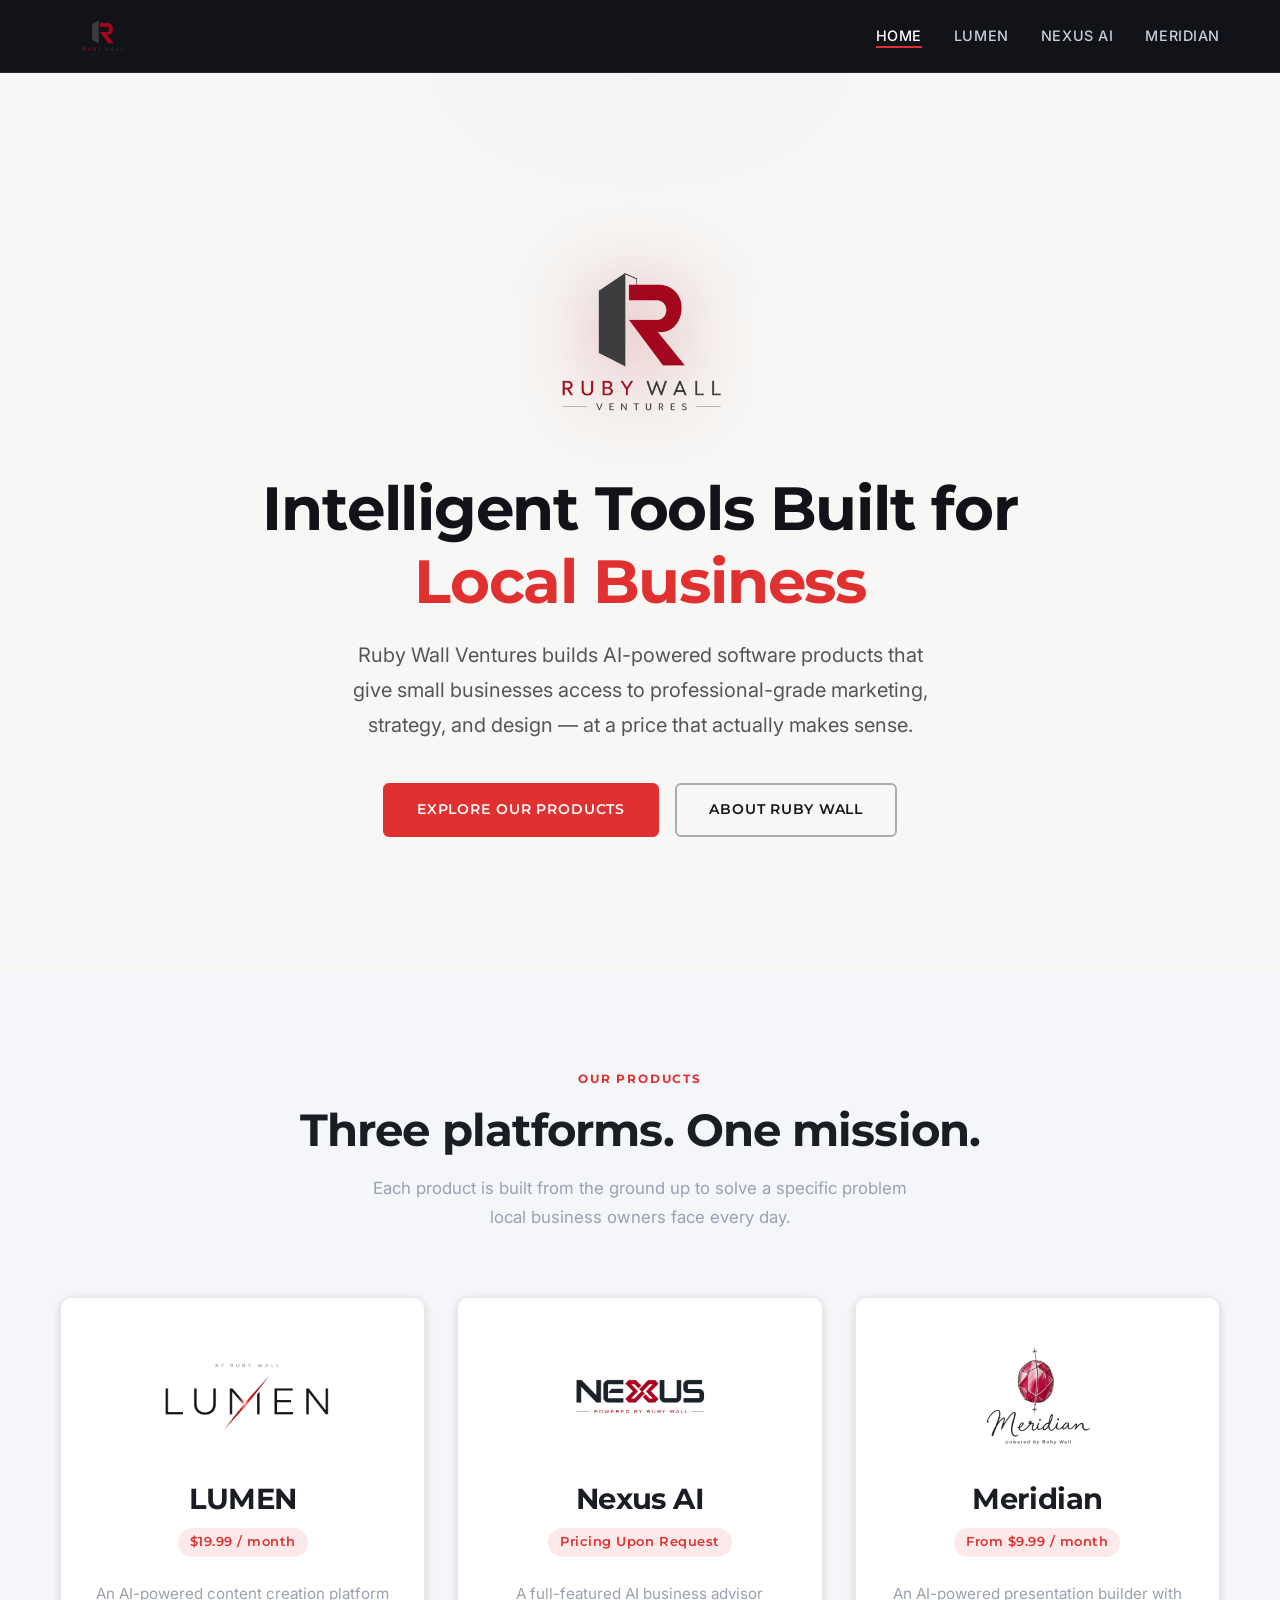
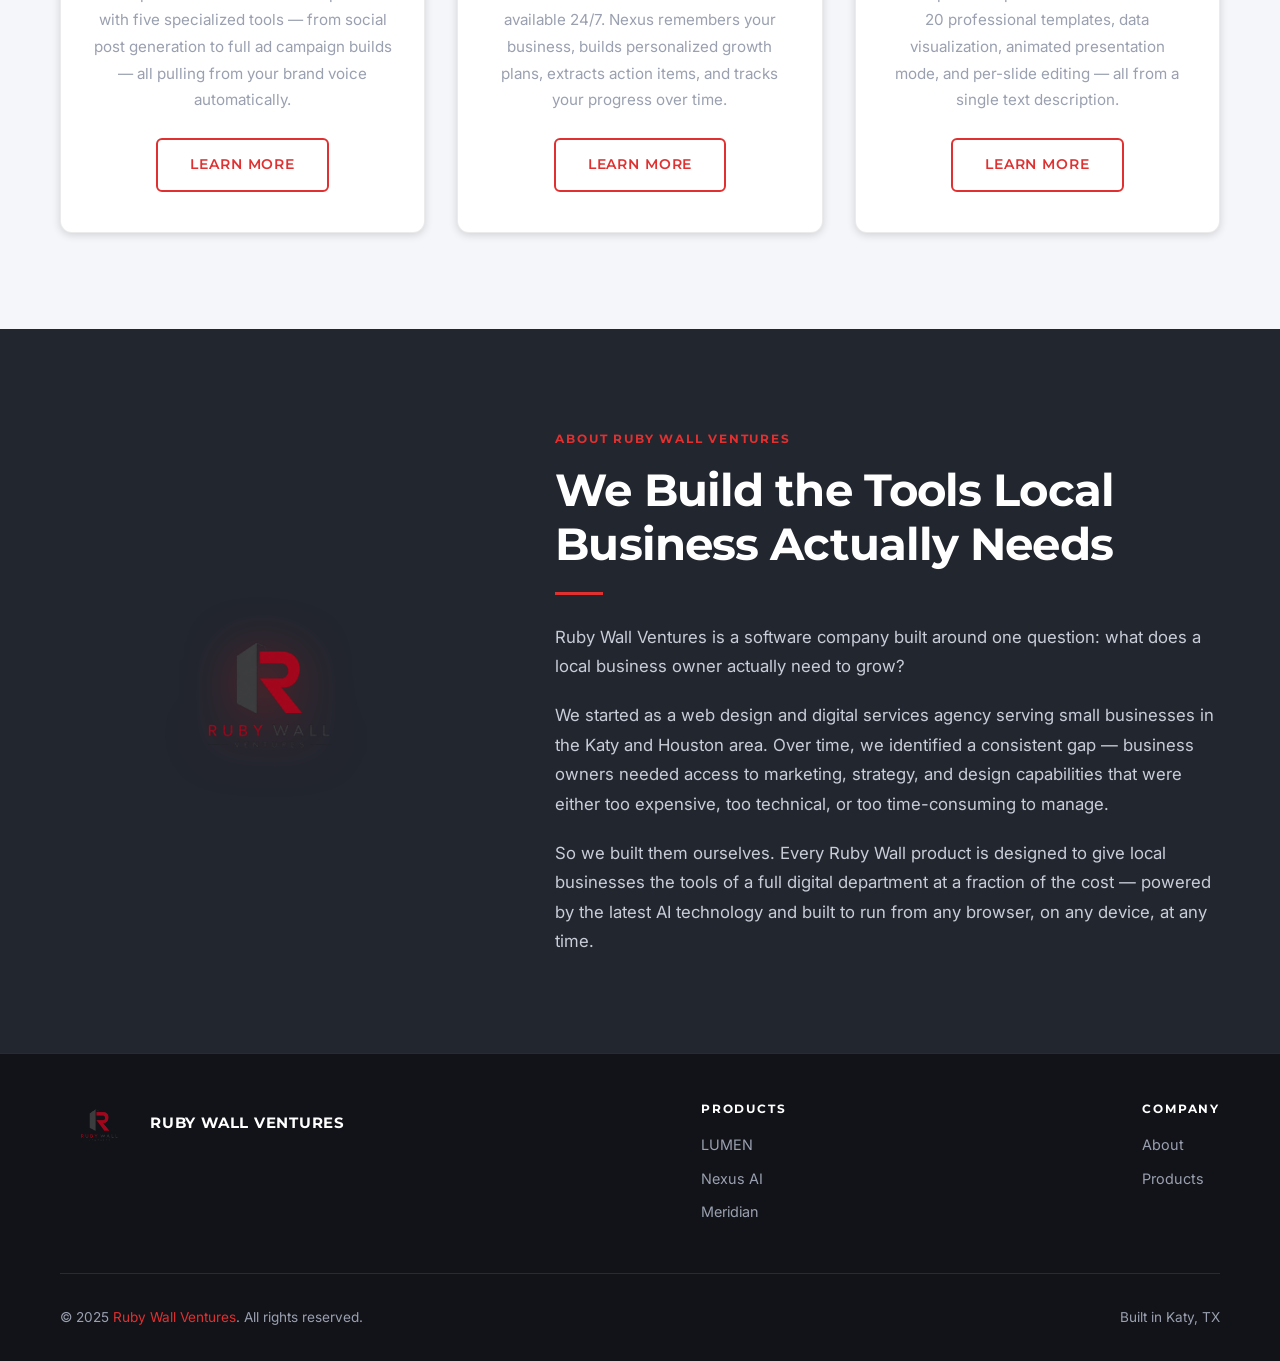
<file: index.html>
<!DOCTYPE html>
<html lang="en">
<head>
  <meta charset="UTF-8" />
  <meta name="viewport" content="width=device-width, initial-scale=1.0" />
  <title>Ruby Wall Ventures — AI-Powered Tools for Local Business</title>
  <meta name="description" content="Ruby Wall Ventures builds intelligent software products that give small and local businesses access to professional-grade marketing, strategy, and design — at a price that makes sense." />
  <link rel="preconnect" href="https://fonts.googleapis.com" />
  <link href="https://fonts.googleapis.com/css2?family=Montserrat:wght@400;600;700;800&family=Inter:wght@400;500;600&display=swap" rel="stylesheet" />
  <link rel="stylesheet" href="css/style.css" />
  <style>
    .hero-home, .hero-product { background: #F7F7F5 !important; }
    .hero-home h1 { color: #111318 !important; }
    .hero-home p { color: #555 !important; }
    .hero-home::before, .hero-product::before { opacity: 0.15 !important; }
    .hero-product h1 { color: #111318 !important; }
    .hero-product-tagline { color: #555 !important; }
    .hero-product-powered { color: #E03030 !important; }
    .btn-outline { color: #111318 !important; border-color: rgba(0,0,0,0.3) !important; }
    .btn-outline:hover { background: rgba(0,0,0,0.05) !important; border-color: #111318 !important; }
    .tech-tag { background: rgba(0,0,0,0.06) !important; color: #444 !important; border-color: rgba(0,0,0,0.12) !important; }
  </style>
</head>
<body>

  <!-- NAVIGATION -->
  <nav class="nav">
    <div class="nav-inner">
      <a class="nav-logo" href="index.html">
        <img src="images/logo-rwv.PNG" alt="Ruby Wall Ventures" />
      </a>
      <ul class="nav-links">
        <li><a href="index.html" class="active">Home</a></li>
        <li><a href="lumen.html">LUMEN</a></li>
        <li><a href="nexus.html">Nexus AI</a></li>
        <li><a href="meridian.html">Meridian</a></li>
      </ul>
      <button class="nav-toggle" aria-label="Toggle menu" onclick="toggleMenu()">
        <span></span>
        <span></span>
        <span></span>
      </button>
    </div>
    <div class="mobile-menu" id="mobileMenu">
      <a href="index.html">Home</a>
      <a href="lumen.html">LUMEN</a>
      <a href="nexus.html">Nexus AI</a>
      <a href="meridian.html">Meridian</a>
    </div>
  </nav>

  <!-- HERO -->
  <section class="hero-home">
    <img src="images/logo-rwv.PNG" alt="Ruby Wall Ventures" class="hero-home-logo" />
    <h1>Intelligent Tools Built for<br /><span>Local Business</span></h1>
    <p>Ruby Wall Ventures builds AI-powered software products that give small businesses access to professional-grade marketing, strategy, and design — at a price that actually makes sense.</p>
    <div class="hero-home-actions">
      <a href="#products" class="btn btn-primary">Explore Our Products</a>
      <a href="#about" class="btn btn-outline">About Ruby Wall</a>
    </div>

  </section>

  <!-- PRODUCTS -->
  <section class="products-section" id="products">
    <div class="section-header">
      <span class="section-label">Our Products</span>
      <h2>Three platforms. One mission.</h2>
      <p>Each product is built from the ground up to solve a specific problem local business owners face every day.</p>
    </div>

    <div class="products-grid">

      <!-- LUMEN Card -->
      <div class="product-card">
        <img src="images/logo-lumen.PNG" alt="LUMEN by Ruby Wall" class="product-card-logo" />
        <h3>LUMEN</h3>
        <div class="product-card-badge">$19.99 / month</div>
        <p>An AI-powered content creation platform with five specialized tools — from social post generation to full ad campaign builds — all pulling from your brand voice automatically.</p>
        <a href="lumen.html" class="btn btn-outline-dark">Learn More</a>
      </div>

      <!-- Nexus Card -->
      <div class="product-card">
        <img src="images/logo-nexus.PNG" alt="Nexus AI by Ruby Wall" class="product-card-logo" />
        <h3>Nexus AI</h3>
        <div class="product-card-badge">Pricing Upon Request</div>
        <p>A full-featured AI business advisor available 24/7. Nexus remembers your business, builds personalized growth plans, extracts action items, and tracks your progress over time.</p>
        <a href="nexus.html" class="btn btn-outline-dark">Learn More</a>
      </div>

      <!-- Meridian Card -->
      <div class="product-card">
        <img src="images/logo-meridian.PNG" alt="Meridian by Ruby Wall" class="product-card-logo" />
        <h3>Meridian</h3>
        <div class="product-card-badge">From $9.99 / month</div>
        <p>An AI-powered presentation builder with 20 professional templates, data visualization, animated presentation mode, and per-slide editing — all from a single text description.</p>
        <a href="meridian.html" class="btn btn-outline-dark">Learn More</a>
      </div>

    </div>
  </section>

  <!-- ABOUT -->
  <section class="about-section" id="about">
    <div class="about-inner">
      <div class="about-logo-col">
        <img src="images/logo-rwv.PNG" alt="Ruby Wall Ventures" class="about-logo-img" />
      </div>
      <div class="about-text">
        <span class="section-label">About Ruby Wall Ventures</span>
        <h2>We Build the Tools Local Business Actually Needs</h2>
        <div class="divider"></div>
        <p>Ruby Wall Ventures is a software company built around one question: what does a local business owner actually need to grow?</p>
        <p>We started as a web design and digital services agency serving small businesses in the Katy and Houston area. Over time, we identified a consistent gap — business owners needed access to marketing, strategy, and design capabilities that were either too expensive, too technical, or too time-consuming to manage.</p>
        <p>So we built them ourselves. Every Ruby Wall product is designed to give local businesses the tools of a full digital department at a fraction of the cost — powered by the latest AI technology and built to run from any browser, on any device, at any time.</p>
      </div>
    </div>
  </section>

  <!-- FOOTER -->
  <footer class="footer">
    <div class="footer-inner">
      <div class="footer-top">
        <div class="footer-brand">
          <img src="images/logo-rwv.PNG" alt="Ruby Wall Ventures" />
          <span class="footer-brand-name">Ruby Wall Ventures</span>
        </div>
        <div class="footer-links-group">
          <h5>Products</h5>
          <ul>
            <li><a href="lumen.html">LUMEN</a></li>
            <li><a href="nexus.html">Nexus AI</a></li>
            <li><a href="meridian.html">Meridian</a></li>
          </ul>
        </div>
        <div class="footer-links-group">
          <h5>Company</h5>
          <ul>
            <li><a href="#about">About</a></li>
            <li><a href="#products">Products</a></li>
          </ul>
        </div>
      </div>
      <div class="footer-bottom">
        <p class="footer-copy">&copy; 2025 <span>Ruby Wall Ventures</span>. All rights reserved.</p>
        <p class="footer-tagline">Built in Katy, TX</p>
      </div>
    </div>
  </footer>

  <script>
    function toggleMenu() {
      document.getElementById('mobileMenu').classList.toggle('open');
    }
  </script>

</body>
</html>
</file>
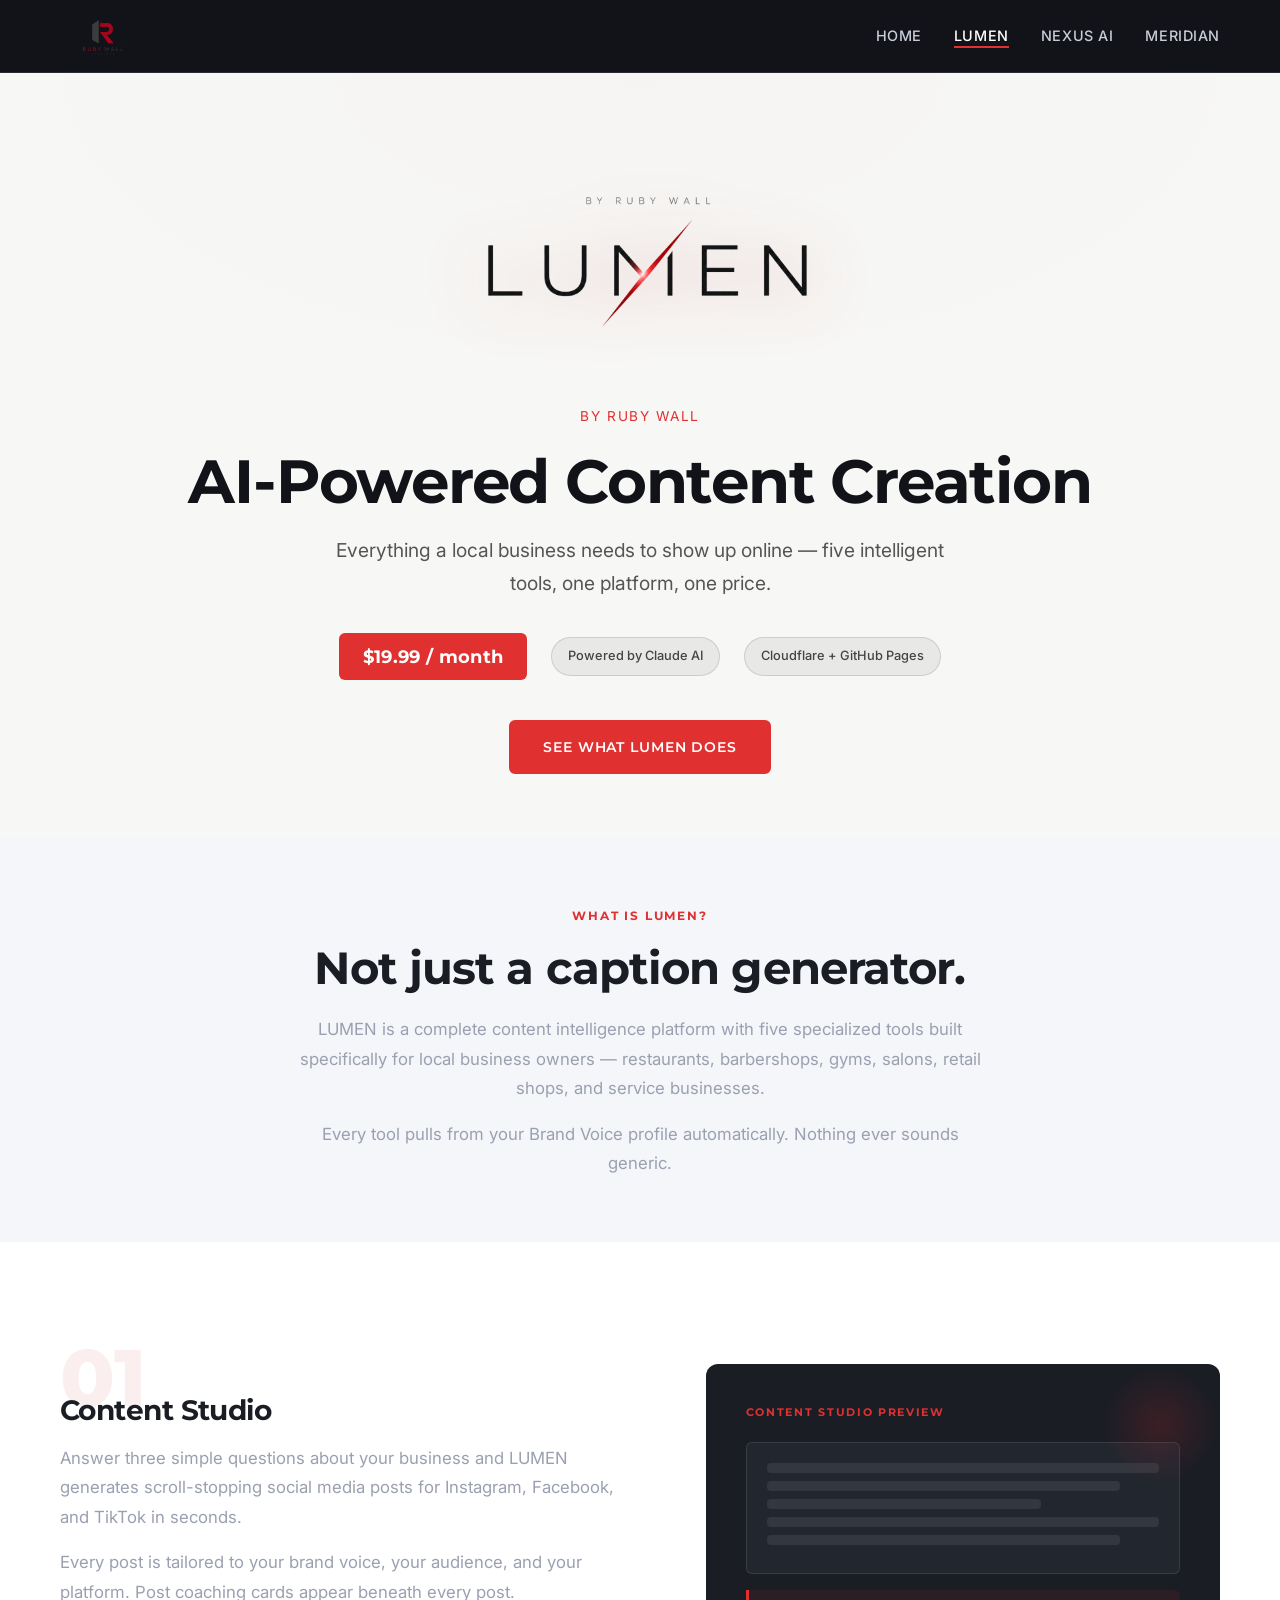
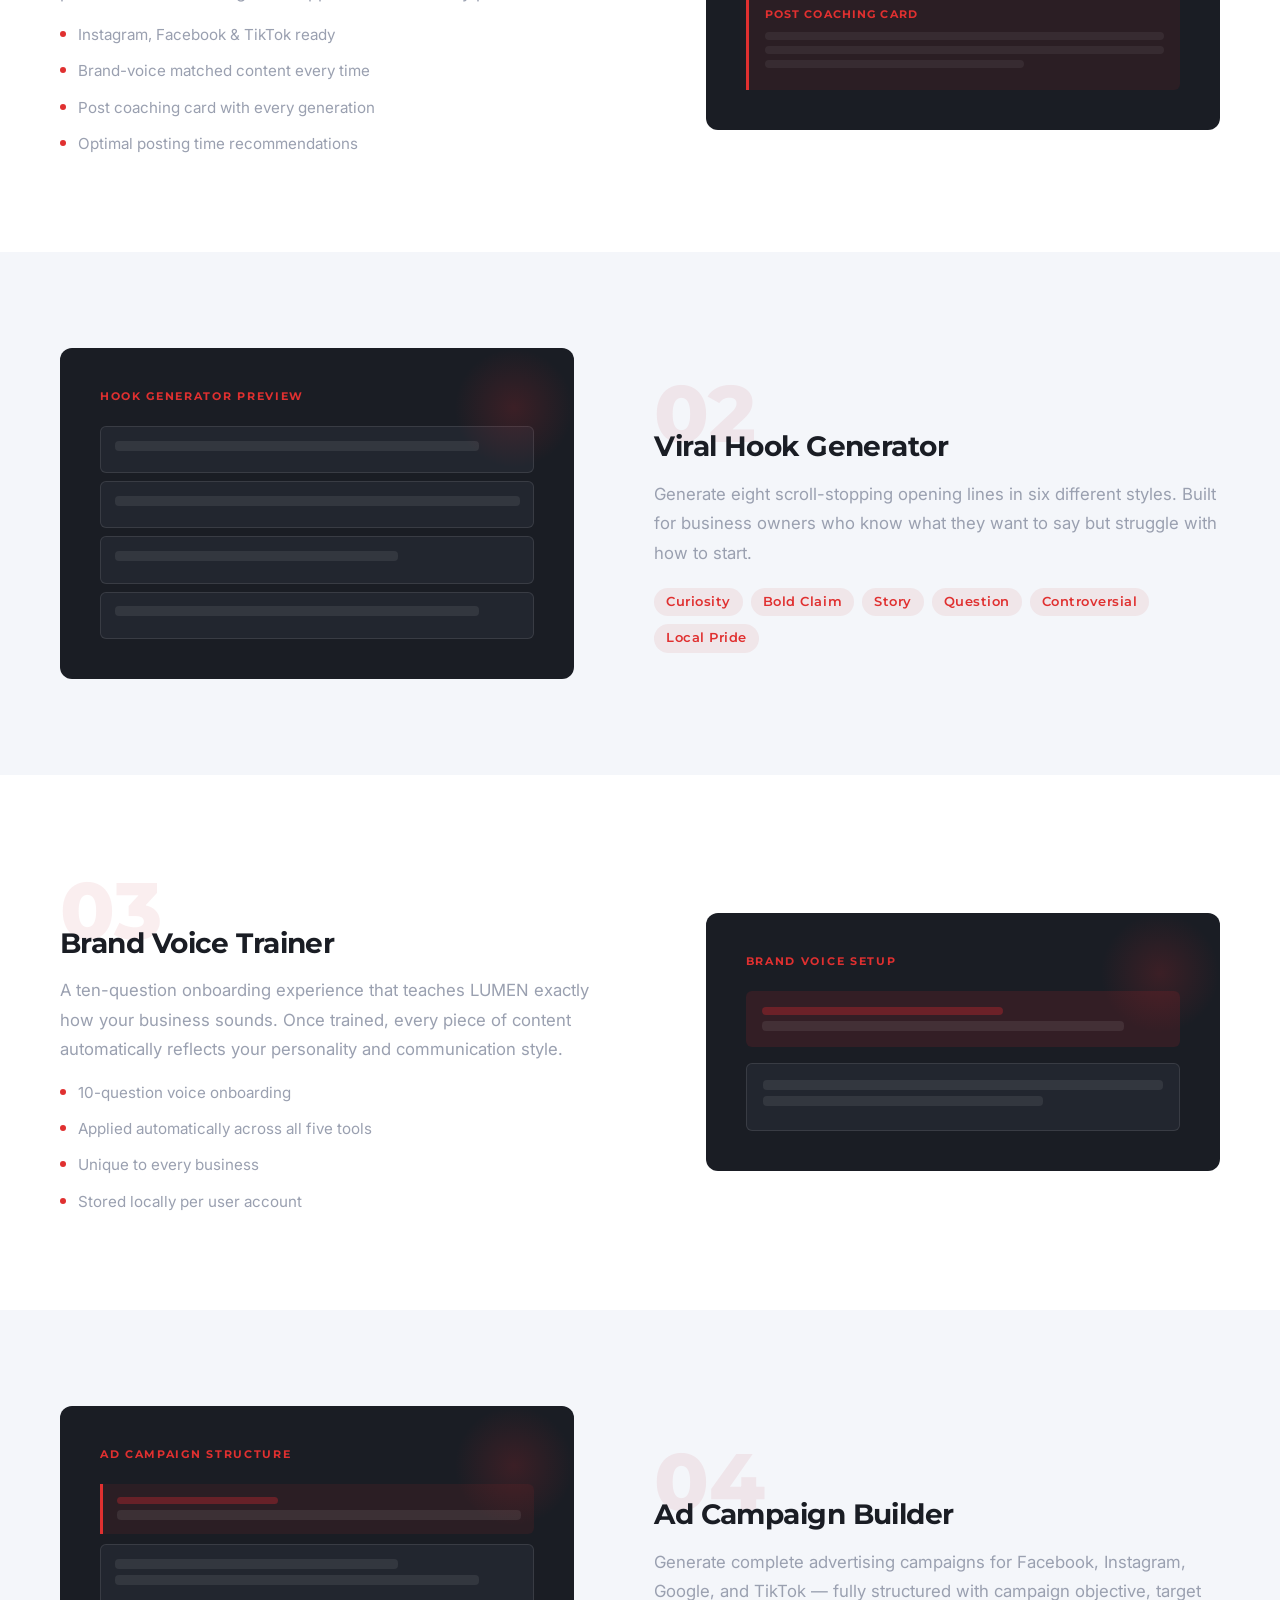
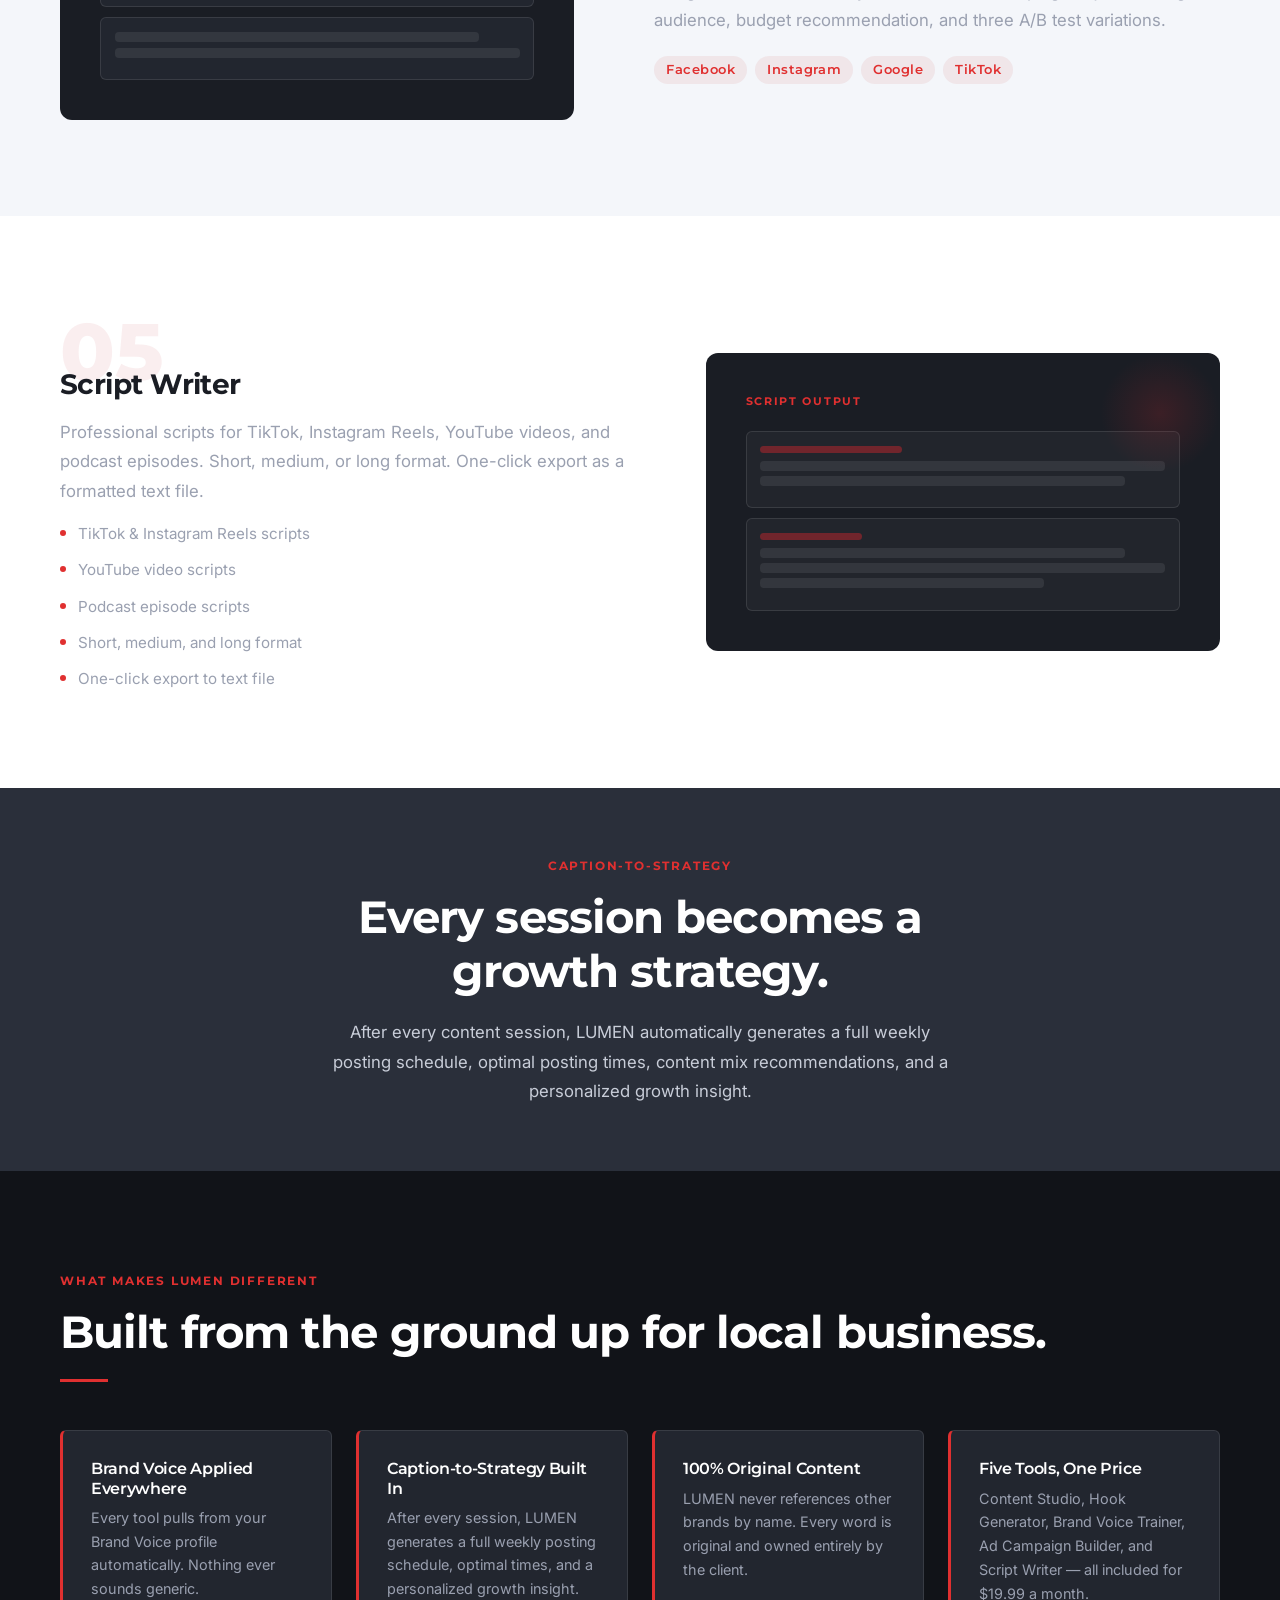
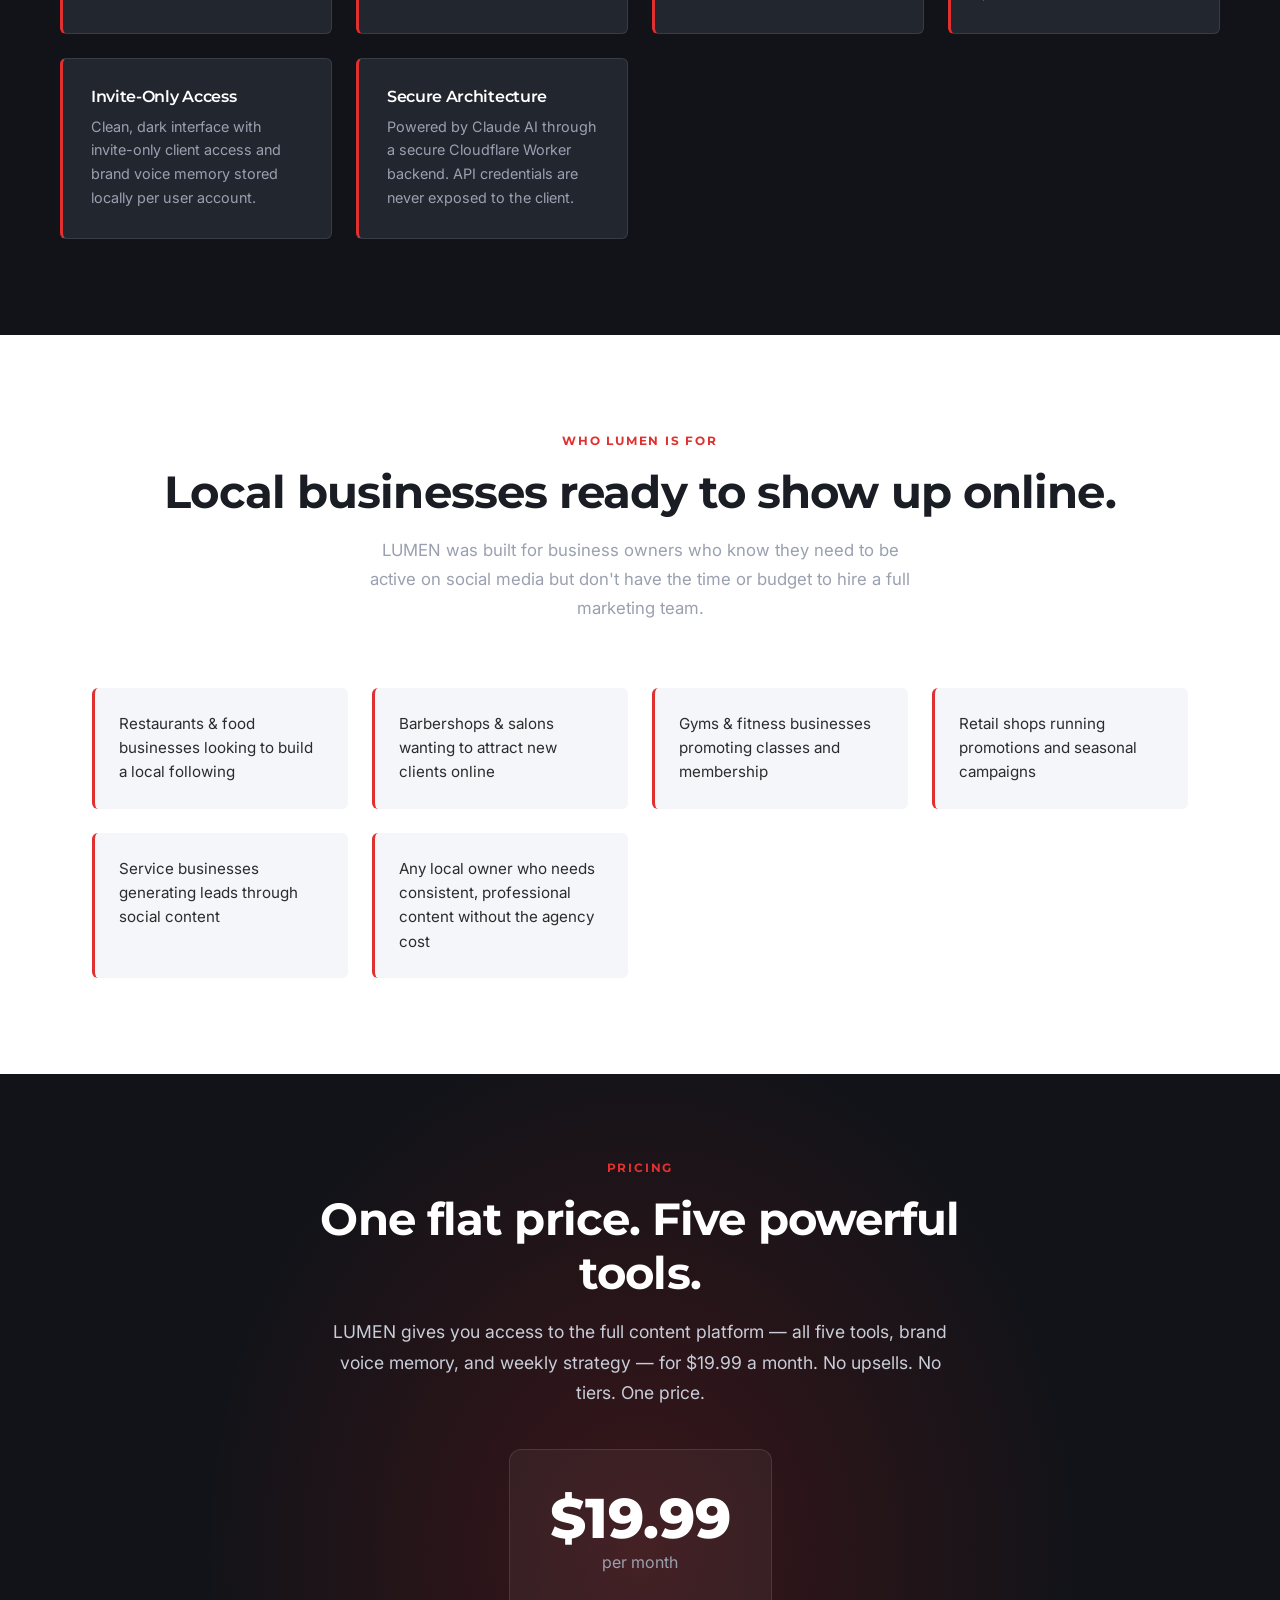
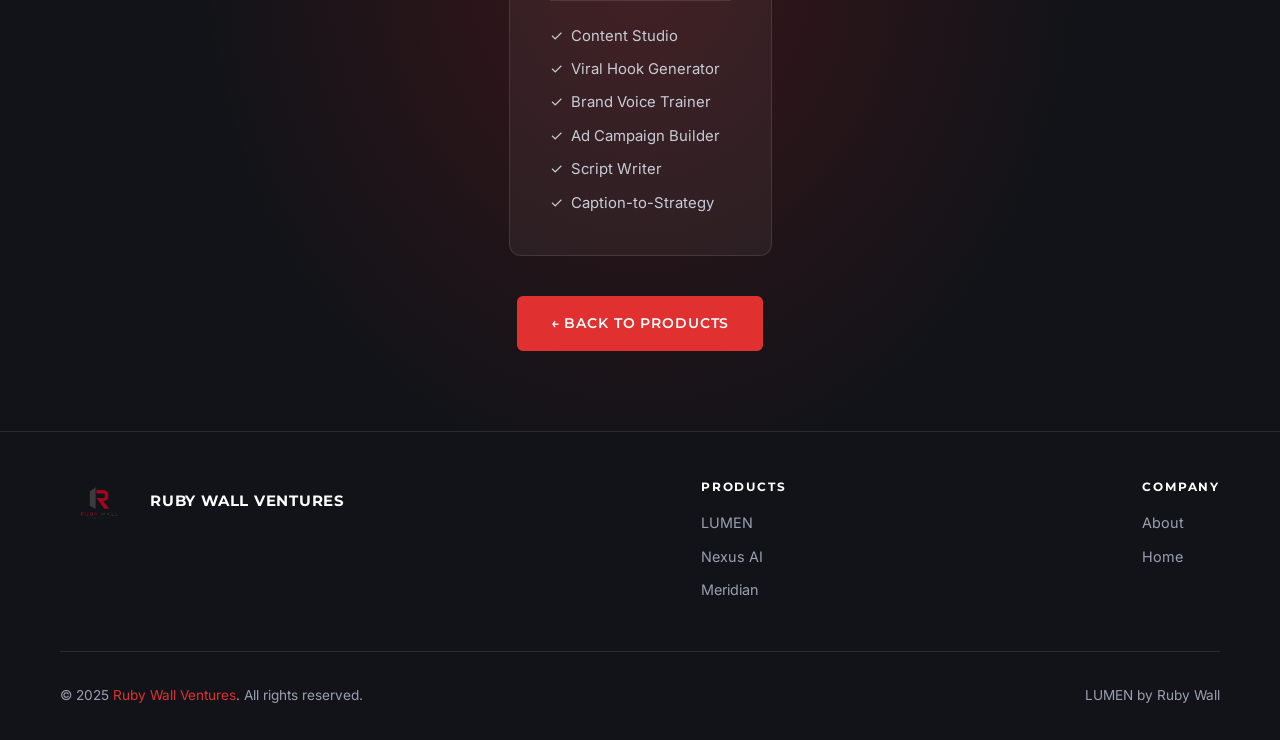
<file: lumen.html>
<!DOCTYPE html>
<html lang="en">
<head>
  <meta charset="UTF-8" />
  <meta name="viewport" content="width=device-width, initial-scale=1.0" />
  <title>LUMEN — AI Content Creation Platform | Ruby Wall Ventures</title>
  <meta name="description" content="LUMEN is an AI-powered content creation platform built for small and local businesses. Five specialized tools for $19.99/month." />
  <link rel="preconnect" href="https://fonts.googleapis.com" />
  <link href="https://fonts.googleapis.com/css2?family=Montserrat:wght@400;600;700;800&family=Inter:wght@400;500;600&display=swap" rel="stylesheet" />
  <link rel="stylesheet" href="css/style.css" />
  <style>
    .hero-home, .hero-product { background: #F7F7F5 !important; }
    .hero-home h1 { color: #111318 !important; }
    .hero-home p { color: #555 !important; }
    .hero-home::before, .hero-product::before { opacity: 0.15 !important; }
    .hero-product h1 { color: #111318 !important; }
    .hero-product-tagline { color: #555 !important; }
    .hero-product-powered { color: #E03030 !important; }
    .btn-outline { color: #111318 !important; border-color: rgba(0,0,0,0.3) !important; }
    .btn-outline:hover { background: rgba(0,0,0,0.05) !important; border-color: #111318 !important; }
    .tech-tag { background: rgba(0,0,0,0.06) !important; color: #444 !important; border-color: rgba(0,0,0,0.12) !important; }
  </style>
  <style>
    .tools-section { padding: 6rem 2rem; background: var(--light-1); }
    .tools-section.alt { background: var(--light-2); }
    .tool-block { max-width: var(--max-width); margin: 0 auto; display: grid; grid-template-columns: 1.1fr 1fr; gap: 5rem; align-items: center; }
    .tool-block.reverse { direction: rtl; }
    .tool-block.reverse > * { direction: ltr; }
    .tool-number { font-family: 'Montserrat', sans-serif; font-size: 5rem; font-weight: 800; color: rgba(192,39,45,0.08); line-height: 1; margin-bottom: -1.5rem; }
    .tool-content h3 { color: var(--dark-2); font-size: 1.75rem; margin-bottom: 1rem; }
    .tool-content p { color: var(--gray-mid); margin-bottom: 1rem; }
    .tool-styles { display: flex; flex-wrap: wrap; gap: 0.5rem; margin-top: 1.25rem; }
    .style-chip { background: rgba(192,39,45,0.08); color: var(--red-bright); font-size: 0.8rem; font-weight: 600; padding: 4px 12px; border-radius: 20px; font-family: 'Montserrat', sans-serif; letter-spacing: 0.04em; }
    .tool-visual { background: var(--dark-2); border-radius: var(--radius-md); padding: 2.5rem; position: relative; overflow: hidden; }
    .tool-visual::before { content: ''; position: absolute; top: 0; right: 0; width: 120px; height: 120px; background: radial-gradient(circle, rgba(192,39,45,0.2) 0%, transparent 70%); }
    .tool-visual-label { font-family: 'Montserrat', sans-serif; font-size: 0.7rem; font-weight: 700; letter-spacing: 0.15em; text-transform: uppercase; color: var(--red-bright); margin-bottom: 1.25rem; }
    .mock-post { background: var(--dark-3); border-radius: var(--radius-sm); padding: 1.25rem; border: 1px solid var(--border-dark); }
    .mock-post-line { height: 10px; background: rgba(255,255,255,0.08); border-radius: 4px; margin-bottom: 8px; }
    .mock-post-line.short { width: 70%; }
    .mock-post-line.med { width: 90%; }
    .mock-post-line.full { width: 100%; }
    .mock-coaching { margin-top: 1rem; background: rgba(192,39,45,0.1); border-left: 3px solid var(--red-bright); border-radius: 0 var(--radius-sm) var(--radius-sm) 0; padding: 1rem; }
    .mock-coaching-title { font-size: 0.7rem; font-weight: 700; letter-spacing: 0.1em; text-transform: uppercase; color: var(--red-bright); margin-bottom: 0.5rem; font-family: 'Montserrat', sans-serif; }
    .mock-coaching-line { height: 8px; background: rgba(255,255,255,0.06); border-radius: 4px; margin-bottom: 6px; }
    .mock-coaching-line.short { width: 65%; }
    .what-different { background: var(--dark-1); padding: 6rem 2rem; }
    .what-different-inner { max-width: var(--max-width); margin: 0 auto; }
    .what-different h2 { color: var(--light-1); }
    .differentiators { display: grid; grid-template-columns: repeat(auto-fit, minmax(260px, 1fr)); gap: 1.5rem; margin-top: 3rem; }
    .differentiator { background: var(--dark-3); border-radius: var(--radius-sm); padding: 1.75rem; border: 1px solid var(--border-dark); border-left: 3px solid var(--red-bright); }
    .differentiator h4 { color: var(--light-1); margin-bottom: 0.5rem; font-size: 1rem; }
    .differentiator p { color: var(--gray-mid); font-size: 0.9rem; line-height: 1.65; }
    @media (max-width: 860px) {
      .tool-block { grid-template-columns: 1fr; gap: 2.5rem; }
      .tool-block.reverse { direction: ltr; }
      .tool-visual { display: none; }
    }
  </style>
</head>
<body>
  <nav class="nav">
    <div class="nav-inner">
      <a class="nav-logo" href="index.html"><img src="images/logo-rwv.PNG" alt="Ruby Wall Ventures" /></a>
      <ul class="nav-links">
        <li><a href="index.html">Home</a></li>
        <li><a href="lumen.html" class="active">LUMEN</a></li>
        <li><a href="nexus.html">Nexus AI</a></li>
        <li><a href="meridian.html">Meridian</a></li>
      </ul>
      <button class="nav-toggle" aria-label="Toggle menu" onclick="toggleMenu()"><span></span><span></span><span></span></button>
    </div>
    <div class="mobile-menu" id="mobileMenu">
      <a href="index.html">Home</a><a href="lumen.html">LUMEN</a><a href="nexus.html">Nexus AI</a><a href="meridian.html">Meridian</a>
    </div>
  </nav>

  <section class="hero-product">
    <img src="images/logo-lumen.PNG" alt="LUMEN by Ruby Wall" class="hero-product-logo" />
    <p class="hero-product-powered">By Ruby Wall</p>
    <h1>AI-Powered Content Creation</h1>
    <p class="hero-product-tagline">Everything a local business needs to show up online — five intelligent tools, one platform, one price.</p>
    <div class="hero-product-meta">
      <span class="price-badge">$19.99 / month</span>
      <span class="tech-tag">Powered by Claude AI</span>
      <span class="tech-tag">Cloudflare + GitHub Pages</span>
    </div>
    <a href="#tools" class="btn btn-primary">See What LUMEN Does</a>
  </section>

  <section class="features-section gray" style="padding: 4rem 2rem;">
    <div class="container text-center" style="max-width:760px;">
      <span class="section-label">What Is LUMEN?</span>
      <h2 style="color:var(--dark-2); margin-bottom:1.25rem;">Not just a caption generator.</h2>
      <p style="color:var(--gray-mid);">LUMEN is a complete content intelligence platform with five specialized tools built specifically for local business owners — restaurants, barbershops, gyms, salons, retail shops, and service businesses.</p>
      <p style="color:var(--gray-mid); margin-top:1rem;">Every tool pulls from your Brand Voice profile automatically. Nothing ever sounds generic.</p>
    </div>
  </section>

  <div id="tools">
    <section class="tools-section">
      <div class="tool-block">
        <div class="tool-content">
          <div class="tool-number">01</div>
          <h3>Content Studio</h3>
          <p>Answer three simple questions about your business and LUMEN generates scroll-stopping social media posts for Instagram, Facebook, and TikTok in seconds.</p>
          <p>Every post is tailored to your brand voice, your audience, and your platform. Post coaching cards appear beneath every post.</p>
          <ul class="bullet-list mt-1">
            <li>Instagram, Facebook &amp; TikTok ready</li>
            <li>Brand-voice matched content every time</li>
            <li>Post coaching card with every generation</li>
            <li>Optimal posting time recommendations</li>
          </ul>
        </div>
        <div class="tool-visual">
          <div class="tool-visual-label">Content Studio Preview</div>
          <div class="mock-post">
            <div class="mock-post-line full"></div><div class="mock-post-line med"></div><div class="mock-post-line short"></div><div class="mock-post-line full"></div><div class="mock-post-line med"></div>
          </div>
          <div class="mock-coaching">
            <div class="mock-coaching-title">Post Coaching Card</div>
            <div class="mock-coaching-line full"></div><div class="mock-coaching-line med"></div><div class="mock-coaching-line short"></div>
          </div>
        </div>
      </div>
    </section>

    <section class="tools-section alt">
      <div class="tool-block reverse">
        <div class="tool-content">
          <div class="tool-number">02</div>
          <h3>Viral Hook Generator</h3>
          <p>Generate eight scroll-stopping opening lines in six different styles. Built for business owners who know what they want to say but struggle with how to start.</p>
          <div class="tool-styles">
            <span class="style-chip">Curiosity</span><span class="style-chip">Bold Claim</span><span class="style-chip">Story</span><span class="style-chip">Question</span><span class="style-chip">Controversial</span><span class="style-chip">Local Pride</span>
          </div>
        </div>
        <div class="tool-visual">
          <div class="tool-visual-label">Hook Generator Preview</div>
          <div style="display:flex;flex-direction:column;gap:8px;">
            <div class="mock-post" style="padding:0.85rem;"><div class="mock-post-line med"></div></div>
            <div class="mock-post" style="padding:0.85rem;"><div class="mock-post-line full"></div></div>
            <div class="mock-post" style="padding:0.85rem;"><div class="mock-post-line short"></div></div>
            <div class="mock-post" style="padding:0.85rem;"><div class="mock-post-line med"></div></div>
          </div>
        </div>
      </div>
    </section>

    <section class="tools-section">
      <div class="tool-block">
        <div class="tool-content">
          <div class="tool-number">03</div>
          <h3>Brand Voice Trainer</h3>
          <p>A ten-question onboarding experience that teaches LUMEN exactly how your business sounds. Once trained, every piece of content automatically reflects your personality and communication style.</p>
          <ul class="bullet-list mt-1">
            <li>10-question voice onboarding</li>
            <li>Applied automatically across all five tools</li>
            <li>Unique to every business</li>
            <li>Stored locally per user account</li>
          </ul>
        </div>
        <div class="tool-visual">
          <div class="tool-visual-label">Brand Voice Setup</div>
          <div style="display:flex;flex-direction:column;gap:1rem;">
            <div style="background:rgba(192,39,45,0.15);border-radius:6px;padding:1rem;"><div style="height:8px;background:rgba(192,39,45,0.4);border-radius:4px;width:60%;margin-bottom:6px;"></div><div class="mock-post-line med" style="margin:0;"></div></div>
            <div style="background:var(--dark-3);border-radius:6px;padding:1rem;border:1px solid var(--border-dark);"><div class="mock-post-line full" style="margin-bottom:6px;"></div><div class="mock-post-line short"></div></div>
          </div>
        </div>
      </div>
    </section>

    <section class="tools-section alt">
      <div class="tool-block reverse">
        <div class="tool-content">
          <div class="tool-number">04</div>
          <h3>Ad Campaign Builder</h3>
          <p>Generate complete advertising campaigns for Facebook, Instagram, Google, and TikTok — fully structured with campaign objective, target audience, budget recommendation, and three A/B test variations.</p>
          <div class="tool-styles" style="margin-top:1.25rem;">
            <span class="style-chip">Facebook</span><span class="style-chip">Instagram</span><span class="style-chip">Google</span><span class="style-chip">TikTok</span>
          </div>
        </div>
        <div class="tool-visual">
          <div class="tool-visual-label">Ad Campaign Structure</div>
          <div style="display:flex;flex-direction:column;gap:10px;">
            <div style="background:rgba(192,39,45,0.1);border-left:3px solid var(--red-bright);padding:0.85rem;border-radius:0 6px 6px 0;"><div style="height:7px;background:rgba(192,39,45,0.4);border-radius:4px;width:40%;margin-bottom:6px;"></div><div class="mock-post-line full" style="margin:0;"></div></div>
            <div class="mock-post" style="padding:0.85rem;"><div class="mock-post-line short" style="margin-bottom:6px;"></div><div class="mock-post-line med"></div></div>
            <div class="mock-post" style="padding:0.85rem;"><div class="mock-post-line med" style="margin-bottom:6px;"></div><div class="mock-post-line full"></div></div>
          </div>
        </div>
      </div>
    </section>

    <section class="tools-section">
      <div class="tool-block">
        <div class="tool-content">
          <div class="tool-number">05</div>
          <h3>Script Writer</h3>
          <p>Professional scripts for TikTok, Instagram Reels, YouTube videos, and podcast episodes. Short, medium, or long format. One-click export as a formatted text file.</p>
          <ul class="bullet-list mt-1">
            <li>TikTok &amp; Instagram Reels scripts</li>
            <li>YouTube video scripts</li>
            <li>Podcast episode scripts</li>
            <li>Short, medium, and long format</li>
            <li>One-click export to text file</li>
          </ul>
        </div>
        <div class="tool-visual">
          <div class="tool-visual-label">Script Output</div>
          <div style="display:flex;flex-direction:column;gap:10px;">
            <div style="background:rgba(255,255,255,0.04);border-radius:6px;padding:0.85rem;border:1px solid var(--border-dark);"><div style="height:7px;background:rgba(192,39,45,0.5);border-radius:4px;width:35%;margin-bottom:8px;"></div><div class="mock-post-line full" style="margin-bottom:5px;"></div><div class="mock-post-line med"></div></div>
            <div style="background:rgba(255,255,255,0.04);border-radius:6px;padding:0.85rem;border:1px solid var(--border-dark);"><div style="height:7px;background:rgba(192,39,45,0.5);border-radius:4px;width:25%;margin-bottom:8px;"></div><div class="mock-post-line med" style="margin-bottom:5px;"></div><div class="mock-post-line full" style="margin-bottom:5px;"></div><div class="mock-post-line short"></div></div>
          </div>
        </div>
      </div>
    </section>
  </div>

  <section style="padding:4rem 2rem;background:var(--dark-4);">
    <div class="container text-center" style="max-width:700px;">
      <span class="section-label">Caption-to-Strategy</span>
      <h2 style="color:var(--light-1);margin-bottom:1.25rem;">Every session becomes a growth strategy.</h2>
      <p style="color:var(--gray-light);">After every content session, LUMEN automatically generates a full weekly posting schedule, optimal posting times, content mix recommendations, and a personalized growth insight.</p>
    </div>
  </section>

  <section class="what-different">
    <div class="what-different-inner">
      <span class="section-label">What Makes LUMEN Different</span>
      <h2>Built from the ground up for local business.</h2>
      <div class="divider"></div>
      <div class="differentiators">
        <div class="differentiator"><h4>Brand Voice Applied Everywhere</h4><p>Every tool pulls from your Brand Voice profile automatically. Nothing ever sounds generic.</p></div>
        <div class="differentiator"><h4>Caption-to-Strategy Built In</h4><p>After every session, LUMEN generates a full weekly posting schedule, optimal times, and a personalized growth insight.</p></div>
        <div class="differentiator"><h4>100% Original Content</h4><p>LUMEN never references other brands by name. Every word is original and owned entirely by the client.</p></div>
        <div class="differentiator"><h4>Five Tools, One Price</h4><p>Content Studio, Hook Generator, Brand Voice Trainer, Ad Campaign Builder, and Script Writer — all included for $19.99 a month.</p></div>
        <div class="differentiator"><h4>Invite-Only Access</h4><p>Clean, dark interface with invite-only client access and brand voice memory stored locally per user account.</p></div>
        <div class="differentiator"><h4>Secure Architecture</h4><p>Powered by Claude AI through a secure Cloudflare Worker backend. API credentials are never exposed to the client.</p></div>
      </div>
    </div>
  </section>

  <section class="audience-section">
    <div class="container">
      <div class="section-header">
        <span class="section-label">Who LUMEN Is For</span>
        <h2 style="color:var(--dark-2);">Local businesses ready to show up online.</h2>
        <p>LUMEN was built for business owners who know they need to be active on social media but don't have the time or budget to hire a full marketing team.</p>
      </div>
      <div class="audience-grid">
        <div class="audience-item">Restaurants &amp; food businesses looking to build a local following</div>
        <div class="audience-item">Barbershops &amp; salons wanting to attract new clients online</div>
        <div class="audience-item">Gyms &amp; fitness businesses promoting classes and membership</div>
        <div class="audience-item">Retail shops running promotions and seasonal campaigns</div>
        <div class="audience-item">Service businesses generating leads through social content</div>
        <div class="audience-item">Any local owner who needs consistent, professional content without the agency cost</div>
      </div>
    </div>
  </section>

  <section class="cta-section">
    <div class="cta-inner">
      <span class="section-label">Pricing</span>
      <h2>One flat price. Five powerful tools.</h2>
      <p>LUMEN gives you access to the full content platform — all five tools, brand voice memory, and weekly strategy — for $19.99 a month. No upsells. No tiers. One price.</p>
      <div style="background:rgba(255,255,255,0.05);border:1px solid var(--border-dark);border-radius:var(--radius-md);padding:2.5rem;margin-bottom:2.5rem;display:inline-block;">
        <div style="font-family:'Montserrat',sans-serif;font-size:3.5rem;font-weight:800;color:var(--light-1);line-height:1;">$19.99</div>
        <div style="color:var(--gray-mid);font-size:1rem;margin-top:0.25rem;">per month</div>
        <div style="height:1px;background:var(--border-dark);margin:1.5rem 0;"></div>
        <ul style="list-style:none;display:flex;flex-direction:column;gap:0.6rem;text-align:left;">
          <li style="color:var(--gray-light);font-size:0.93rem;">&#10003;&nbsp; Content Studio</li>
          <li style="color:var(--gray-light);font-size:0.93rem;">&#10003;&nbsp; Viral Hook Generator</li>
          <li style="color:var(--gray-light);font-size:0.93rem;">&#10003;&nbsp; Brand Voice Trainer</li>
          <li style="color:var(--gray-light);font-size:0.93rem;">&#10003;&nbsp; Ad Campaign Builder</li>
          <li style="color:var(--gray-light);font-size:0.93rem;">&#10003;&nbsp; Script Writer</li>
          <li style="color:var(--gray-light);font-size:0.93rem;">&#10003;&nbsp; Caption-to-Strategy</li>
        </ul>
      </div>
      <div class="cta-actions">
        <a href="index.html#products" class="btn btn-primary">&#8592; Back to Products</a>
      </div>
    </div>
  </section>

  <footer class="footer">
    <div class="footer-inner">
      <div class="footer-top">
        <div class="footer-brand">
          <img src="images/logo-rwv.PNG" alt="Ruby Wall Ventures" />
          <span class="footer-brand-name">Ruby Wall Ventures</span>
        </div>
        <div class="footer-links-group">
          <h5>Products</h5>
          <ul><li><a href="lumen.html">LUMEN</a></li><li><a href="nexus.html">Nexus AI</a></li><li><a href="meridian.html">Meridian</a></li></ul>
        </div>
        <div class="footer-links-group">
          <h5>Company</h5>
          <ul><li><a href="index.html#about">About</a></li><li><a href="index.html">Home</a></li></ul>
        </div>
      </div>
      <div class="footer-bottom">
        <p class="footer-copy">&copy; 2025 <span>Ruby Wall Ventures</span>. All rights reserved.</p>
        <p class="footer-tagline">LUMEN by Ruby Wall</p>
      </div>
    </div>
  </footer>
  <script>function toggleMenu() { document.getElementById('mobileMenu').classList.toggle('open'); }</script>
</body>
</html>
</file>
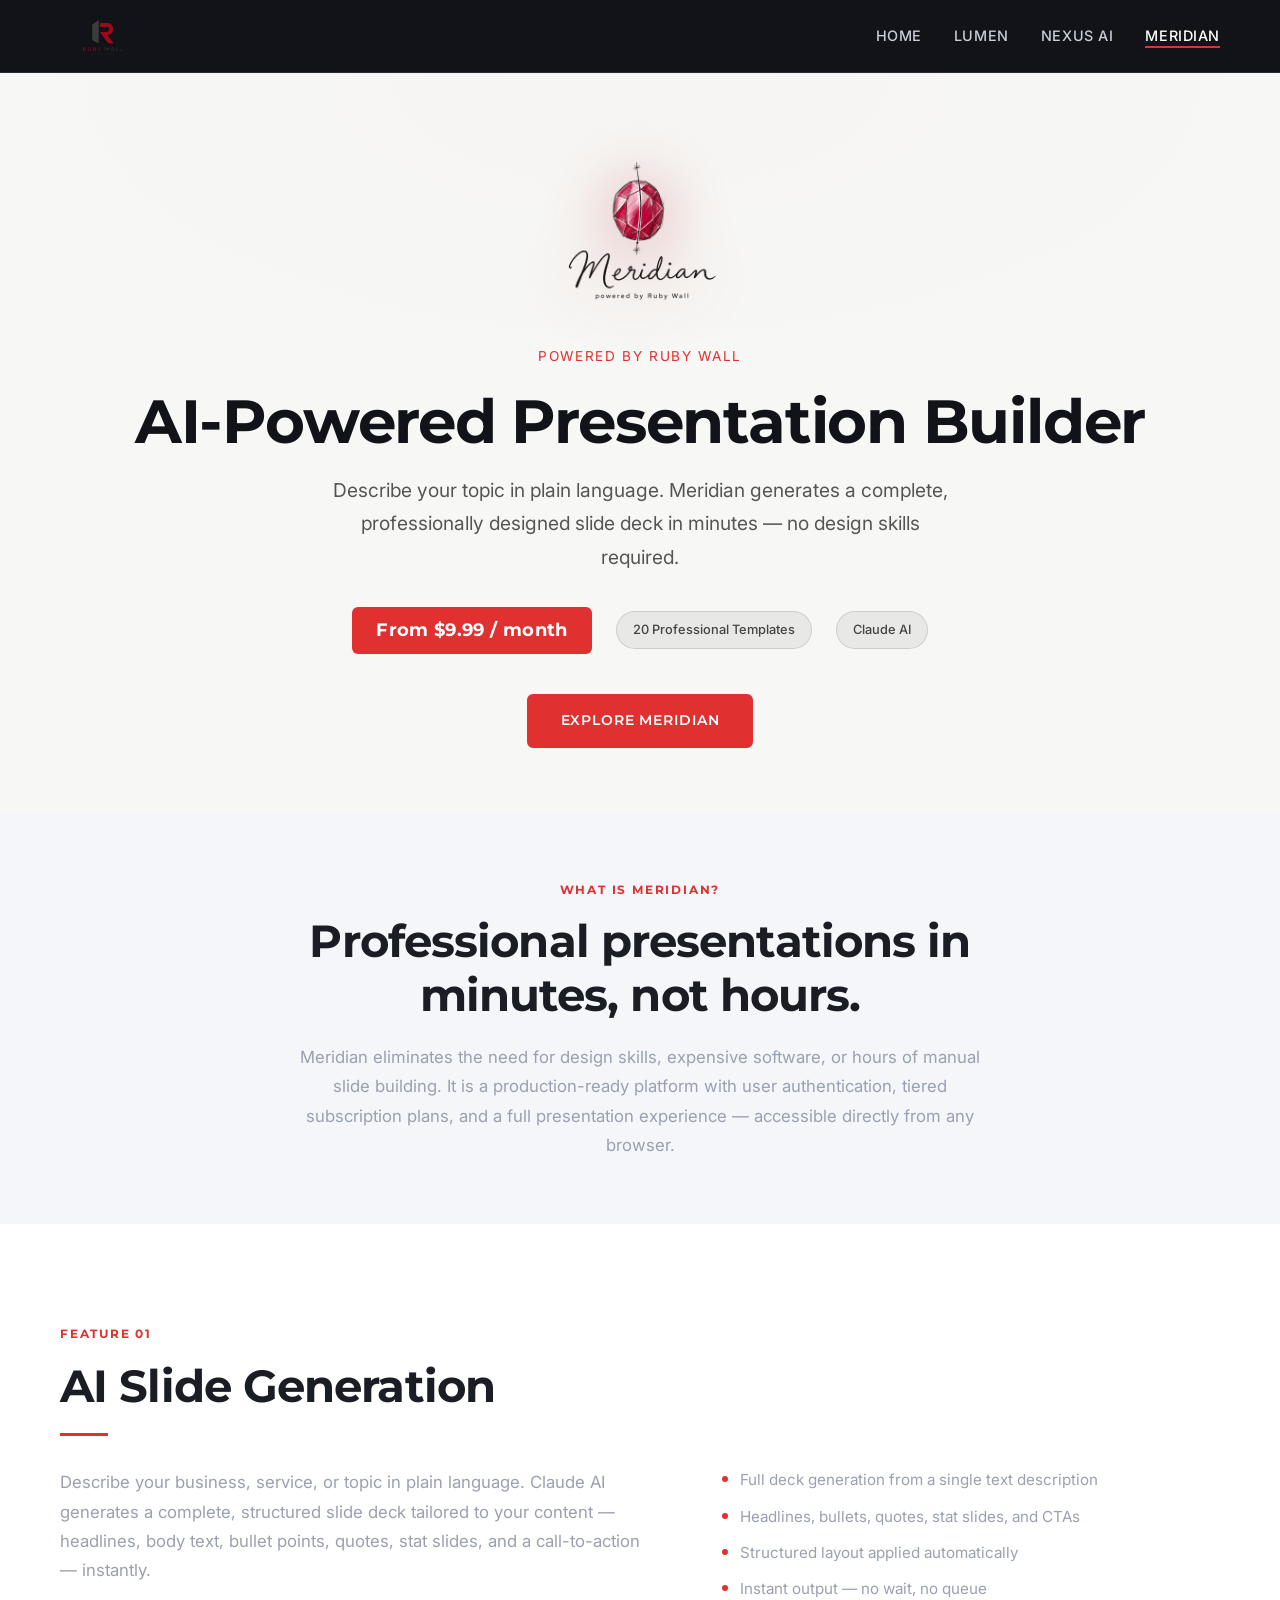
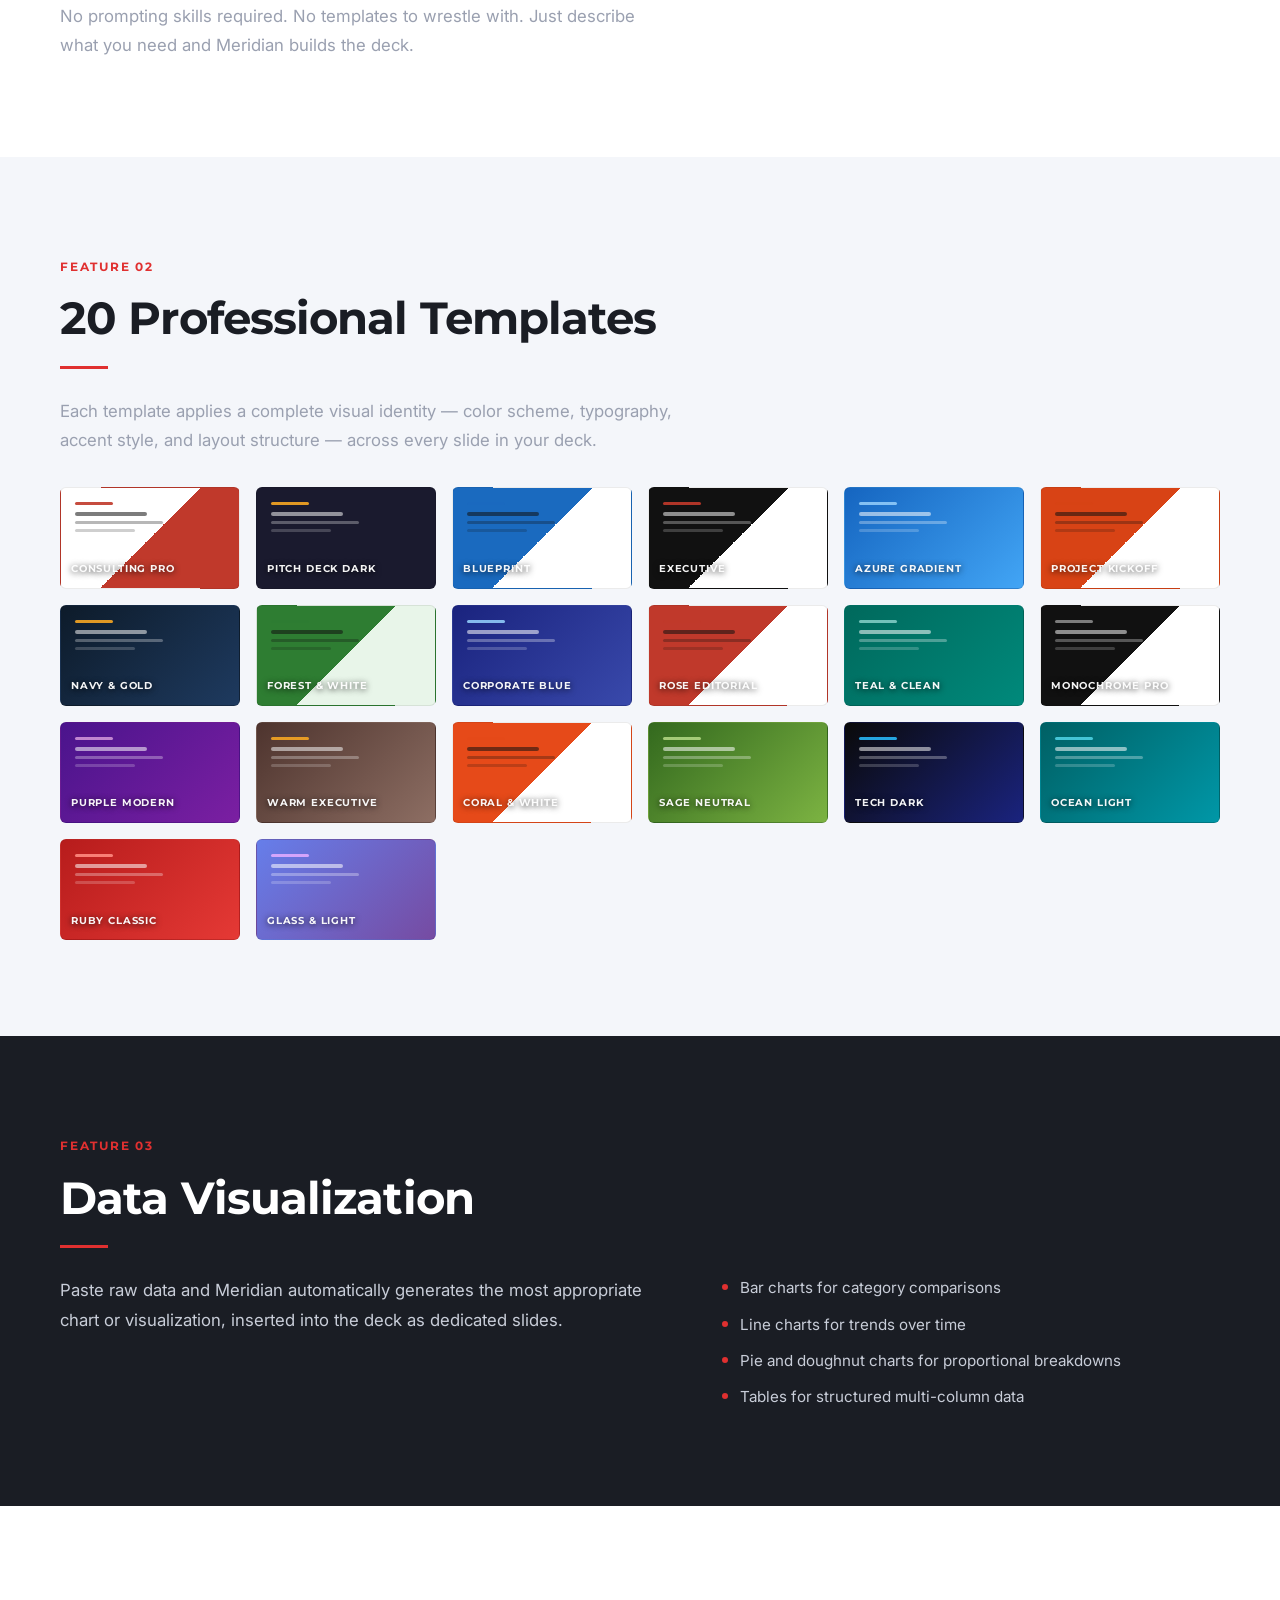
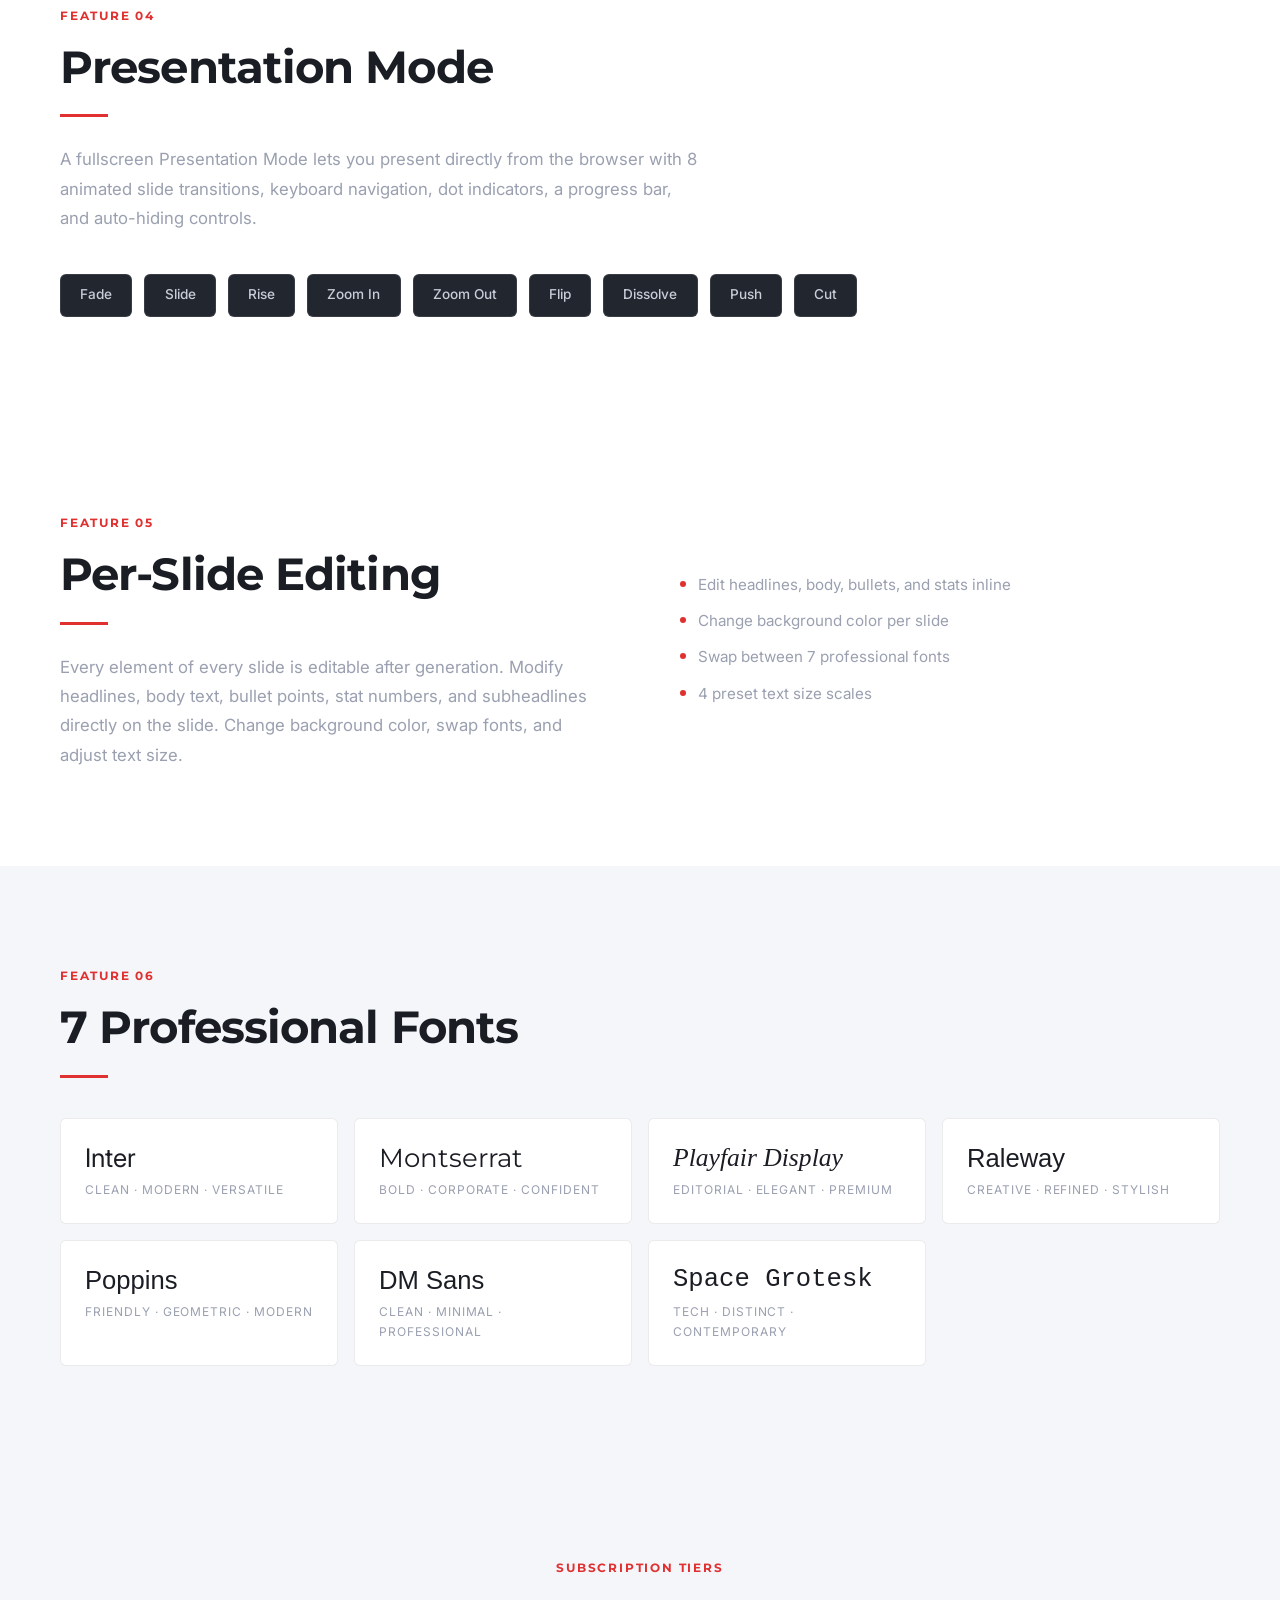
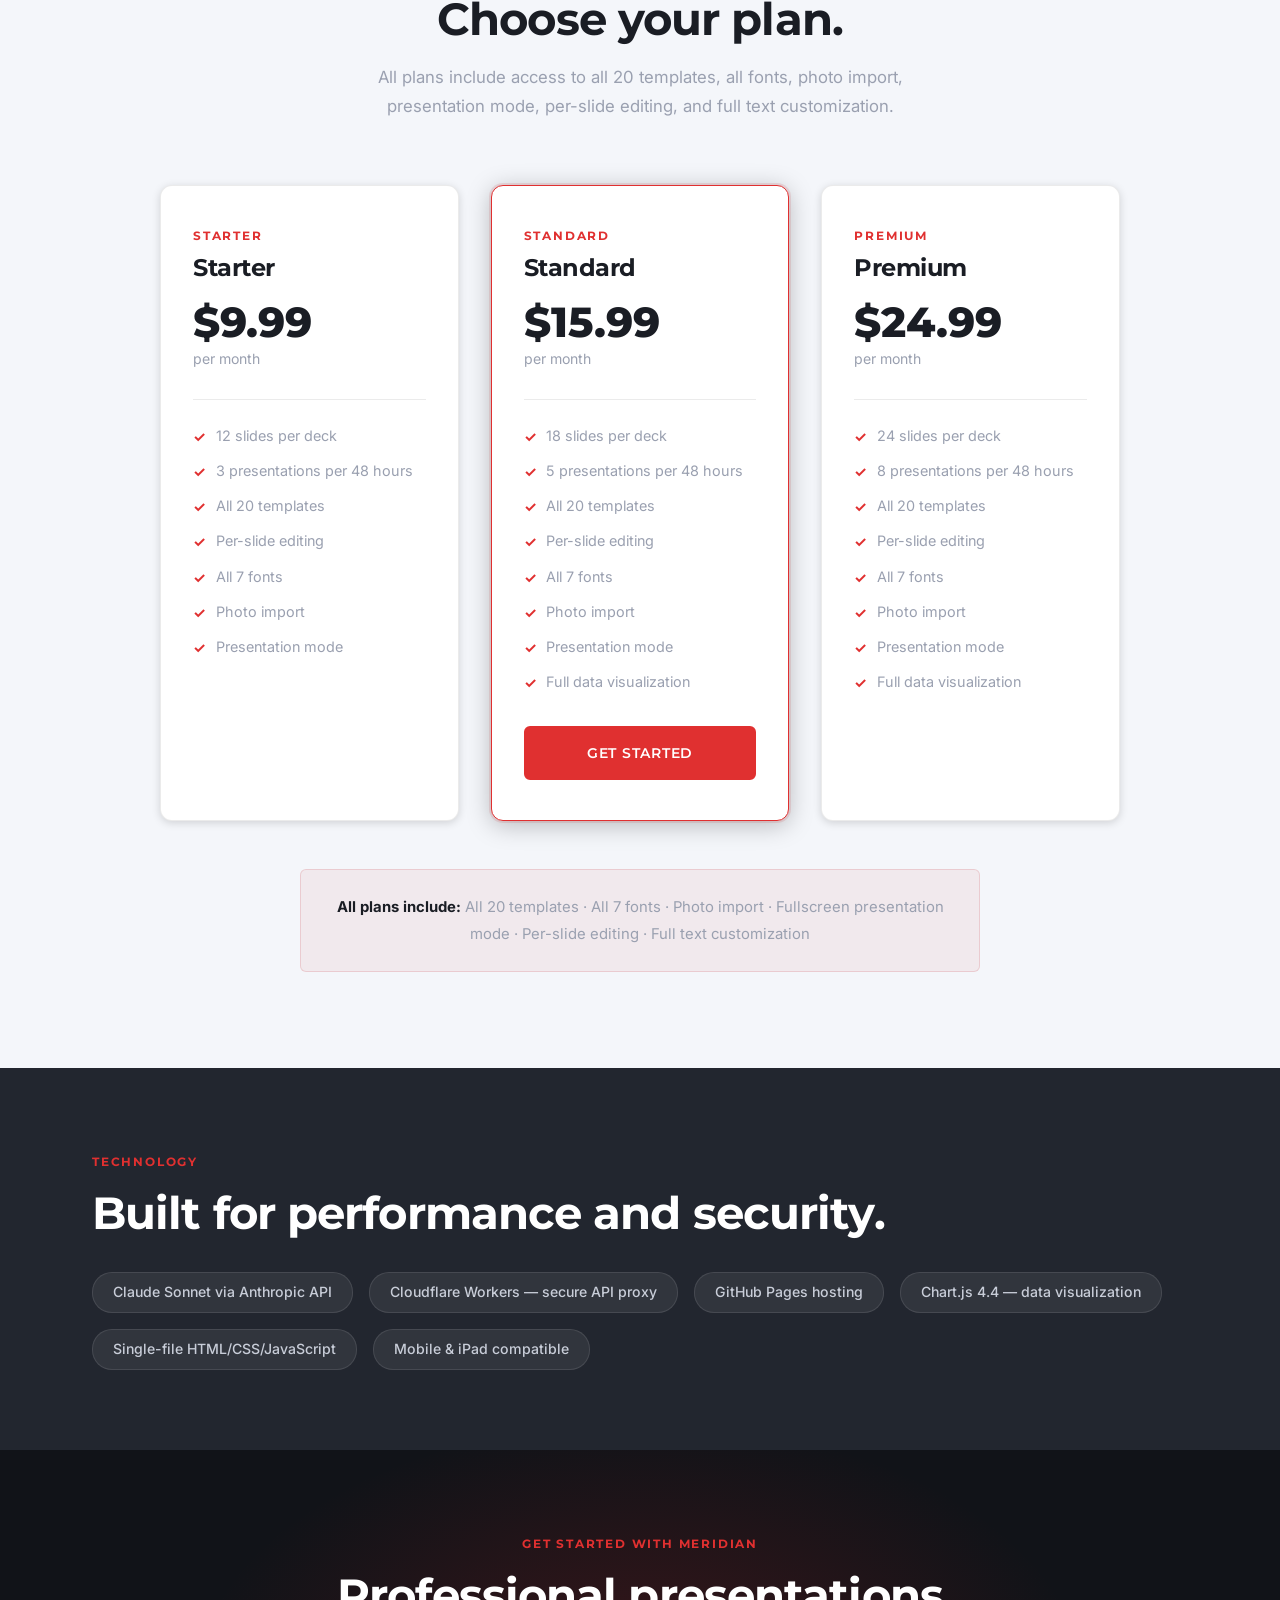
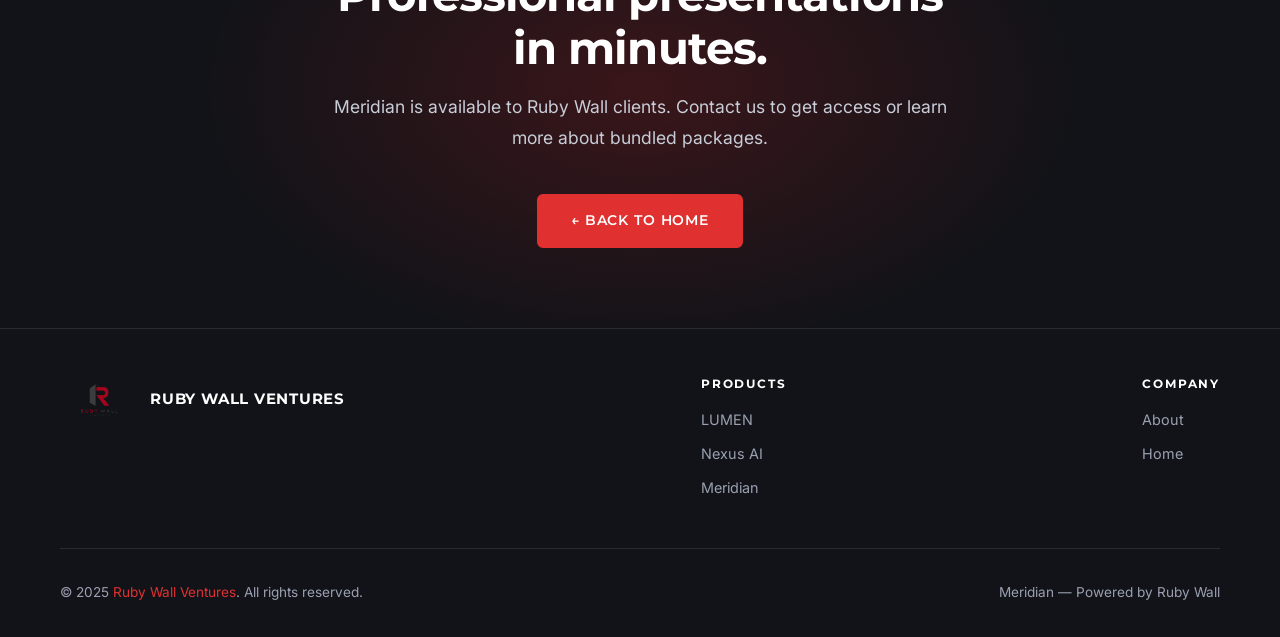
<file: meridian.html>
<!DOCTYPE html>
<html lang="en">
<head>
  <meta charset="UTF-8" />
  <meta name="viewport" content="width=device-width, initial-scale=1.0" />
  <title>Meridian — AI Presentation Builder | Ruby Wall Ventures</title>
  <meta name="description" content="Meridian is an AI-powered presentation builder with 20 professional templates, data visualization, animated presentation mode, and per-slide editing. Starting at $9.99/month." />
  <link rel="preconnect" href="https://fonts.googleapis.com" />
  <link href="https://fonts.googleapis.com/css2?family=Montserrat:wght@400;600;700;800&family=Inter:wght@400;500;600&display=swap" rel="stylesheet" />
  <link rel="stylesheet" href="css/style.css" />
  <style>
    .hero-home, .hero-product { background: #F7F7F5 !important; }
    .hero-home h1 { color: #111318 !important; }
    .hero-home p { color: #555 !important; }
    .hero-home::before, .hero-product::before { opacity: 0.15 !important; }
    .hero-product h1 { color: #111318 !important; }
    .hero-product-tagline { color: #555 !important; }
    .hero-product-powered { color: #E03030 !important; }
    .btn-outline { color: #111318 !important; border-color: rgba(0,0,0,0.3) !important; }
    .btn-outline:hover { background: rgba(0,0,0,0.05) !important; border-color: #111318 !important; }
    .tech-tag { background: rgba(0,0,0,0.06) !important; color: #444 !important; border-color: rgba(0,0,0,0.12) !important; }
  </style>
  <style>
    .features-showcase { padding: 6rem 2rem; }
    .features-showcase.light { background: var(--light-1); }
    .features-showcase.gray { background: var(--light-2); }
    .features-showcase.dark { background: var(--dark-2); }
    .showcase-inner { max-width: var(--max-width); margin: 0 auto; }
    .templates-grid { display: grid; grid-template-columns: repeat(auto-fill, minmax(160px, 1fr)); gap: 1rem; margin-top: 2.5rem; max-width: var(--max-width); margin-left: auto; margin-right: auto; }
    .template-swatch { border-radius: var(--radius-sm); aspect-ratio: 16/9; display: flex; align-items: flex-end; padding: 10px; border: 1px solid var(--border-light); position: relative; overflow: hidden; transition: all var(--transition); }
    .template-swatch:hover { transform: translateY(-2px); box-shadow: var(--shadow-md); }
    .template-name { font-family: 'Montserrat', sans-serif; font-size: 0.65rem; font-weight: 700; letter-spacing: 0.08em; color: rgba(255,255,255,0.9); text-transform: uppercase; text-shadow: 0 1px 4px rgba(0,0,0,0.6); position: relative; z-index: 1; }
    /* Template swatches — diagonal split matching actual Meridian app */
    .t-consulting    { background: linear-gradient(135deg, #ffffff 50%, #c0392b 50%) !important; }
    .t-pitch-dark    { background: #1a1a2e !important; }
    .t-blueprint     { background: linear-gradient(135deg, #1a6abf 50%, #ffffff 50%) !important; }
    .t-executive     { background: linear-gradient(135deg, #111111 50%, #ffffff 50%) !important; }
    .t-azure         { background: linear-gradient(135deg, #1565c0, #42a5f5) !important; }
    .t-kickoff       { background: linear-gradient(135deg, #d84315 50%, #ffffff 50%) !important; }
    .t-navy-gold     { background: linear-gradient(135deg, #0d1b2a, #1e3a5f) !important; }
    .t-forest-white  { background: linear-gradient(135deg, #2e7d32 50%, #e8f5e9 50%) !important; }
    .t-corporate     { background: linear-gradient(135deg, #1a237e, #3949ab) !important; }
    .t-rose          { background: linear-gradient(135deg, #c0392b 50%, #ffffff 50%) !important; }
    .t-teal-clean    { background: linear-gradient(135deg, #00695c, #00897b) !important; }
    .t-mono          { background: linear-gradient(135deg, #111111 50%, #ffffff 50%) !important; }
    .t-purple        { background: linear-gradient(135deg, #4a148c, #7b1fa2) !important; }
    .t-warm          { background: linear-gradient(135deg, #4e342e, #8d6e63) !important; }
    .t-coral         { background: linear-gradient(135deg, #e64a19 50%, #ffffff 50%) !important; }
    .t-sage-neutral  { background: linear-gradient(135deg, #33691e, #7cb342) !important; }
    .t-tech-dark     { background: linear-gradient(135deg, #0a0a0a, #1a237e) !important; }
    .t-ocean-light   { background: linear-gradient(135deg, #006064, #0097a7) !important; }
    .t-ruby          { background: linear-gradient(135deg, #b71c1c, #e53935) !important; }
    .t-glass         { background: linear-gradient(135deg, #667eea, #764ba2) !important; }
    /* All labels white with shadow — always readable over any split */
    .template-name { color: rgba(255,255,255,0.95) !important; text-shadow: 0 1px 6px rgba(0,0,0,0.8) !important; }

    /* Swatch preview lines — mimic actual slide content */
    .swatch-lines {
      position: absolute;
      top: 14px;
      left: 14px;
      display: flex;
      flex-direction: column;
      gap: 5px;
      z-index: 2;
    }
    .swatch-accent-line {
      width: 38px;
      height: 3px;
      border-radius: 2px;
      background: currentColor;
      opacity: 0.9;
      margin-bottom: 2px;
    }
    .swatch-headline {
      width: 72px;
      height: 4px;
      border-radius: 2px;
      background: currentColor;
      opacity: 0.55;
    }
    .swatch-body {
      width: 88px;
      height: 3px;
      border-radius: 2px;
      background: currentColor;
      opacity: 0.30;
    }
    .swatch-body-short {
      width: 60px;
      opacity: 0.20;
    }

    /* Accent line colors per template */
    .t-consulting    .swatch-accent-line { background: #c0392b; color: #111111; }
    .t-consulting    .swatch-headline,
    .t-consulting    .swatch-body { background: #111111; }

    .t-pitch-dark    .swatch-accent-line { background: #f5a623; color: #f5f5f5; }
    .t-pitch-dark    .swatch-headline,
    .t-pitch-dark    .swatch-body { background: #f5f5f5; }

    .t-blueprint     .swatch-accent-line { background: #1a6abf; color: #111111; }
    .t-blueprint     .swatch-headline,
    .t-blueprint     .swatch-body { background: #111111; }

    .t-executive     .swatch-accent-line { background: #c0392b; color: #f5f5f5; }
    .t-executive     .swatch-headline,
    .t-executive     .swatch-body { background: #f5f5f5; }

    .t-azure         .swatch-accent-line { background: #90caf9; color: #ffffff; }
    .t-azure         .swatch-headline,
    .t-azure         .swatch-body { background: #ffffff; }

    .t-kickoff       .swatch-accent-line { background: #d84315; color: #111111; }
    .t-kickoff       .swatch-headline,
    .t-kickoff       .swatch-body { background: #111111; }

    .t-navy-gold     .swatch-accent-line { background: #f5a623; color: #f5f5f5; }
    .t-navy-gold     .swatch-headline,
    .t-navy-gold     .swatch-body { background: #f5f5f5; }

    .t-forest-white  .swatch-accent-line { background: #2e7d32; color: #111111; }
    .t-forest-white  .swatch-headline,
    .t-forest-white  .swatch-body { background: #111111; }

    .t-corporate     .swatch-accent-line { background: #90caf9; color: #ffffff; }
    .t-corporate     .swatch-headline,
    .t-corporate     .swatch-body { background: #ffffff; }

    .t-rose          .swatch-accent-line { background: #c0392b; color: #111111; }
    .t-rose          .swatch-headline,
    .t-rose          .swatch-body { background: #111111; }

    .t-teal-clean    .swatch-accent-line { background: #80cbc4; color: #ffffff; }
    .t-teal-clean    .swatch-headline,
    .t-teal-clean    .swatch-body { background: #ffffff; }

    .t-mono          .swatch-accent-line { background: #888888; color: #f5f5f5; }
    .t-mono          .swatch-headline,
    .t-mono          .swatch-body { background: #f5f5f5; }

    .t-purple        .swatch-accent-line { background: #ce93d8; color: #ffffff; }
    .t-purple        .swatch-headline,
    .t-purple        .swatch-body { background: #ffffff; }

    .t-warm          .swatch-accent-line { background: #f5a623; color: #f5f5f5; }
    .t-warm          .swatch-headline,
    .t-warm          .swatch-body { background: #f5f5f5; }

    .t-coral         .swatch-accent-line { background: #e64a19; color: #111111; }
    .t-coral         .swatch-headline,
    .t-coral         .swatch-body { background: #111111; }

    .t-sage-neutral  .swatch-accent-line { background: #aed581; color: #ffffff; }
    .t-sage-neutral  .swatch-headline,
    .t-sage-neutral  .swatch-body { background: #ffffff; }

    .t-tech-dark     .swatch-accent-line { background: #29b6f6; color: #f5f5f5; }
    .t-tech-dark     .swatch-headline,
    .t-tech-dark     .swatch-body { background: #f5f5f5; }

    .t-ocean-light   .swatch-accent-line { background: #4dd0e1; color: #ffffff; }
    .t-ocean-light   .swatch-headline,
    .t-ocean-light   .swatch-body { background: #ffffff; }

    .t-ruby          .swatch-accent-line { background: #ff8a80; color: #ffffff; }
    .t-ruby          .swatch-headline,
    .t-ruby          .swatch-body { background: #ffffff; }

    .t-glass         .swatch-accent-line { background: #e0aaff; color: #ffffff; }
    .t-glass         .swatch-headline,
    .t-glass         .swatch-body { background: #ffffff; }
    .transitions-grid { display: flex; flex-wrap: wrap; gap: 0.75rem; margin-top: 2.5rem; }
    .transition-chip { background: var(--dark-3); border: 1px solid var(--border-dark); color: var(--gray-light); font-size: 0.85rem; font-weight: 500; padding: 0.6rem 1.2rem; border-radius: 6px; }
    .fonts-grid { display: grid; grid-template-columns: repeat(auto-fill, minmax(220px, 1fr)); gap: 1rem; margin-top: 2.5rem; }
    .font-card { background: var(--light-1); border: 1px solid var(--border-light); border-radius: var(--radius-sm); padding: 1.5rem; }
    .font-sample { font-size: 1.6rem; color: var(--dark-2); line-height: 1.2; margin-bottom: 0.4rem; }
    .font-name { font-size: 0.75rem; color: var(--gray-mid); font-family: 'Inter', sans-serif; letter-spacing: 0.08em; text-transform: uppercase; }
    .meridian-pricing-grid { display: grid; grid-template-columns: repeat(3, 1fr); gap: 2rem; max-width: 960px; margin: 3rem auto 0; }
    .m-pricing-card { background: var(--light-1); border-radius: var(--radius-md); padding: 2.5rem 2rem; border: 1px solid var(--border-light); box-shadow: var(--shadow-sm); display: flex; flex-direction: column; }
    .m-pricing-card.featured { border-color: var(--red-bright); box-shadow: 0 0 0 2px rgba(192,39,45,0.12), var(--shadow-md); }
    .m-pricing-tier { font-family: 'Montserrat', sans-serif; font-size: 0.75rem; font-weight: 700; letter-spacing: 0.15em; text-transform: uppercase; color: var(--red-bright); margin-bottom: 0.5rem; }
    .m-pricing-card h3 { font-size: 1.5rem; color: var(--dark-2); margin-bottom: 0; }
    .m-price { font-family: 'Montserrat', sans-serif; font-size: 2.6rem; font-weight: 800; color: var(--dark-2); line-height: 1; margin: 1.25rem 0 0.25rem; }
    .m-price-period { color: var(--gray-mid); font-size: 0.88rem; margin-bottom: 1.75rem; }
    .m-divider { height: 1px; background: var(--border-light); margin-bottom: 1.5rem; }
    .m-features { display: flex; flex-direction: column; gap: 0.7rem; flex-grow: 1; margin-bottom: 2rem; }
    .m-feature { display: flex; align-items: flex-start; gap: 0.6rem; font-size: 0.9rem; color: var(--gray-mid); }
    .m-check { color: var(--red-bright); font-weight: 700; flex-shrink: 0; margin-top: 1px; }
    .all-plans-note { max-width: 680px; margin: 3rem auto 0; background: rgba(192,39,45,0.06); border: 1px solid rgba(192,39,45,0.15); border-radius: var(--radius-sm); padding: 1.5rem 2rem; text-align: center; }
    .all-plans-note p { color: var(--gray-mid); font-size: 0.93rem; }
    .all-plans-note strong { color: var(--dark-2); }
    @media (max-width: 860px) { .meridian-pricing-grid { grid-template-columns: 1fr; max-width: 400px; } }
  </style>
</head>
<body>
  <nav class="nav">
    <div class="nav-inner">
      <a class="nav-logo" href="index.html"><img src="images/logo-rwv.PNG" alt="Ruby Wall Ventures" /></a>
      <ul class="nav-links">
        <li><a href="index.html">Home</a></li>
        <li><a href="lumen.html">LUMEN</a></li>
        <li><a href="nexus.html">Nexus AI</a></li>
        <li><a href="meridian.html" class="active">Meridian</a></li>
      </ul>
      <button class="nav-toggle" aria-label="Toggle menu" onclick="toggleMenu()"><span></span><span></span><span></span></button>
    </div>
    <div class="mobile-menu" id="mobileMenu">
      <a href="index.html">Home</a><a href="lumen.html">LUMEN</a><a href="nexus.html">Nexus AI</a><a href="meridian.html">Meridian</a>
    </div>
  </nav>

  <section class="hero-product">
    <img src="images/logo-meridian.PNG" alt="Meridian by Ruby Wall" class="hero-product-logo" style="height:clamp(100px,14vw,160px);" />
    <p class="hero-product-powered">Powered by Ruby Wall</p>
    <h1>AI-Powered Presentation Builder</h1>
    <p class="hero-product-tagline">Describe your topic in plain language. Meridian generates a complete, professionally designed slide deck in minutes — no design skills required.</p>
    <div class="hero-product-meta">
      <span class="price-badge">From $9.99 / month</span>
      <span class="tech-tag">20 Professional Templates</span>
      <span class="tech-tag">Claude AI</span>
    </div>
    <a href="#features" class="btn btn-primary">Explore Meridian</a>
  </section>

  <section class="features-section gray" style="padding:4rem 2rem;">
    <div class="container text-center" style="max-width:760px;">
      <span class="section-label">What Is Meridian?</span>
      <h2 style="color:var(--dark-2);margin-bottom:1.25rem;">Professional presentations in minutes, not hours.</h2>
      <p style="color:var(--gray-mid);">Meridian eliminates the need for design skills, expensive software, or hours of manual slide building. It is a production-ready platform with user authentication, tiered subscription plans, and a full presentation experience — accessible directly from any browser.</p>
    </div>
  </section>

  <div id="features">
    <section class="features-showcase light">
      <div class="showcase-inner">
        <span class="section-label">Feature 01</span>
        <h2 style="color:var(--dark-2);">AI Slide Generation</h2>
        <div class="divider"></div>
        <div style="display:grid;grid-template-columns:1.2fr 1fr;gap:4rem;align-items:start;margin-top:2rem;">
          <div>
            <p style="color:var(--gray-mid);">Describe your business, service, or topic in plain language. Claude AI generates a complete, structured slide deck tailored to your content — headlines, body text, bullet points, quotes, stat slides, and a call-to-action — instantly.</p>
            <p style="color:var(--gray-mid);margin-top:1rem;">No prompting skills required. No templates to wrestle with. Just describe what you need and Meridian builds the deck.</p>
          </div>
          <div>
            <ul class="bullet-list">
              <li>Full deck generation from a single text description</li>
              <li>Headlines, bullets, quotes, stat slides, and CTAs</li>
              <li>Structured layout applied automatically</li>
              <li>Instant output — no wait, no queue</li>
            </ul>
          </div>
        </div>
      </div>
    </section>

    <section class="features-showcase gray">
      <div class="showcase-inner">
        <span class="section-label">Feature 02</span>
        <h2 style="color:var(--dark-2);">20 Professional Templates</h2>
        <div class="divider"></div>
        <p style="color:var(--gray-mid);max-width:620px;">Each template applies a complete visual identity — color scheme, typography, accent style, and layout structure — across every slide in your deck.</p>
        <div class="templates-grid" style="margin-top:2rem;">
          <div class="template-swatch t-consulting"><div class="swatch-lines">
              <div class="swatch-accent-line"></div>
              <div class="swatch-headline"></div>
              <div class="swatch-body"></div>
              <div class="swatch-body swatch-body-short"></div>
            </div>
            <span class="template-name">Consulting Pro</span></div>
          <div class="template-swatch t-pitch-dark"><div class="swatch-lines">
              <div class="swatch-accent-line"></div>
              <div class="swatch-headline"></div>
              <div class="swatch-body"></div>
              <div class="swatch-body swatch-body-short"></div>
            </div>
            <span class="template-name">Pitch Deck Dark</span></div>
          <div class="template-swatch t-blueprint"><div class="swatch-lines">
              <div class="swatch-accent-line"></div>
              <div class="swatch-headline"></div>
              <div class="swatch-body"></div>
              <div class="swatch-body swatch-body-short"></div>
            </div>
            <span class="template-name">Blueprint</span></div>
          <div class="template-swatch t-executive"><div class="swatch-lines">
              <div class="swatch-accent-line"></div>
              <div class="swatch-headline"></div>
              <div class="swatch-body"></div>
              <div class="swatch-body swatch-body-short"></div>
            </div>
            <span class="template-name">Executive</span></div>
          <div class="template-swatch t-azure"><div class="swatch-lines">
              <div class="swatch-accent-line"></div>
              <div class="swatch-headline"></div>
              <div class="swatch-body"></div>
              <div class="swatch-body swatch-body-short"></div>
            </div>
            <span class="template-name">Azure Gradient</span></div>
          <div class="template-swatch t-kickoff"><div class="swatch-lines">
              <div class="swatch-accent-line"></div>
              <div class="swatch-headline"></div>
              <div class="swatch-body"></div>
              <div class="swatch-body swatch-body-short"></div>
            </div>
            <span class="template-name">Project Kickoff</span></div>
          <div class="template-swatch t-navy-gold"><div class="swatch-lines">
              <div class="swatch-accent-line"></div>
              <div class="swatch-headline"></div>
              <div class="swatch-body"></div>
              <div class="swatch-body swatch-body-short"></div>
            </div>
            <span class="template-name">Navy &amp; Gold</span></div>
          <div class="template-swatch t-forest-white"><div class="swatch-lines">
              <div class="swatch-accent-line"></div>
              <div class="swatch-headline"></div>
              <div class="swatch-body"></div>
              <div class="swatch-body swatch-body-short"></div>
            </div>
            <span class="template-name">Forest &amp; White</span></div>
          <div class="template-swatch t-corporate"><div class="swatch-lines">
              <div class="swatch-accent-line"></div>
              <div class="swatch-headline"></div>
              <div class="swatch-body"></div>
              <div class="swatch-body swatch-body-short"></div>
            </div>
            <span class="template-name">Corporate Blue</span></div>
          <div class="template-swatch t-rose"><div class="swatch-lines">
              <div class="swatch-accent-line"></div>
              <div class="swatch-headline"></div>
              <div class="swatch-body"></div>
              <div class="swatch-body swatch-body-short"></div>
            </div>
            <span class="template-name">Rose Editorial</span></div>
          <div class="template-swatch t-teal-clean"><div class="swatch-lines">
              <div class="swatch-accent-line"></div>
              <div class="swatch-headline"></div>
              <div class="swatch-body"></div>
              <div class="swatch-body swatch-body-short"></div>
            </div>
            <span class="template-name">Teal &amp; Clean</span></div>
          <div class="template-swatch t-mono"><div class="swatch-lines">
              <div class="swatch-accent-line"></div>
              <div class="swatch-headline"></div>
              <div class="swatch-body"></div>
              <div class="swatch-body swatch-body-short"></div>
            </div>
            <span class="template-name">Monochrome Pro</span></div>
          <div class="template-swatch t-purple"><div class="swatch-lines">
              <div class="swatch-accent-line"></div>
              <div class="swatch-headline"></div>
              <div class="swatch-body"></div>
              <div class="swatch-body swatch-body-short"></div>
            </div>
            <span class="template-name">Purple Modern</span></div>
          <div class="template-swatch t-warm"><div class="swatch-lines">
              <div class="swatch-accent-line"></div>
              <div class="swatch-headline"></div>
              <div class="swatch-body"></div>
              <div class="swatch-body swatch-body-short"></div>
            </div>
            <span class="template-name">Warm Executive</span></div>
          <div class="template-swatch t-coral"><div class="swatch-lines">
              <div class="swatch-accent-line"></div>
              <div class="swatch-headline"></div>
              <div class="swatch-body"></div>
              <div class="swatch-body swatch-body-short"></div>
            </div>
            <span class="template-name">Coral &amp; White</span></div>
          <div class="template-swatch t-sage-neutral"><div class="swatch-lines">
              <div class="swatch-accent-line"></div>
              <div class="swatch-headline"></div>
              <div class="swatch-body"></div>
              <div class="swatch-body swatch-body-short"></div>
            </div>
            <span class="template-name">Sage Neutral</span></div>
          <div class="template-swatch t-tech-dark"><div class="swatch-lines">
              <div class="swatch-accent-line"></div>
              <div class="swatch-headline"></div>
              <div class="swatch-body"></div>
              <div class="swatch-body swatch-body-short"></div>
            </div>
            <span class="template-name">Tech Dark</span></div>
          <div class="template-swatch t-ocean-light"><div class="swatch-lines">
              <div class="swatch-accent-line"></div>
              <div class="swatch-headline"></div>
              <div class="swatch-body"></div>
              <div class="swatch-body swatch-body-short"></div>
            </div>
            <span class="template-name">Ocean Light</span></div>
          <div class="template-swatch t-ruby"><div class="swatch-lines">
              <div class="swatch-accent-line"></div>
              <div class="swatch-headline"></div>
              <div class="swatch-body"></div>
              <div class="swatch-body swatch-body-short"></div>
            </div>
            <span class="template-name">Ruby Classic</span></div>
          <div class="template-swatch t-glass"><div class="swatch-lines">
              <div class="swatch-accent-line"></div>
              <div class="swatch-headline"></div>
              <div class="swatch-body"></div>
              <div class="swatch-body swatch-body-short"></div>
            </div>
            <span class="template-name">Glass &amp; Light</span></div>
        </div>
      </div>
    </section>

    <section class="features-showcase dark">
      <div class="showcase-inner">
        <span class="section-label">Feature 03</span>
        <h2 style="color:var(--light-1);">Data Visualization</h2>
        <div class="divider"></div>
        <div style="display:grid;grid-template-columns:1.2fr 1fr;gap:4rem;align-items:start;">
          <div><p style="color:var(--gray-light);">Paste raw data and Meridian automatically generates the most appropriate chart or visualization, inserted into the deck as dedicated slides.</p></div>
          <div>
            <ul class="bullet-list">
              <li style="color:var(--gray-light);">Bar charts for category comparisons</li>
              <li style="color:var(--gray-light);">Line charts for trends over time</li>
              <li style="color:var(--gray-light);">Pie and doughnut charts for proportional breakdowns</li>
              <li style="color:var(--gray-light);">Tables for structured multi-column data</li>
            </ul>
          </div>
        </div>
      </div>
    </section>

    <section class="features-showcase light">
      <div class="showcase-inner">
        <span class="section-label">Feature 04</span>
        <h2 style="color:var(--dark-2);">Presentation Mode</h2>
        <div class="divider"></div>
        <p style="color:var(--gray-mid);max-width:640px;margin-bottom:2.5rem;">A fullscreen Presentation Mode lets you present directly from the browser with 8 animated slide transitions, keyboard navigation, dot indicators, a progress bar, and auto-hiding controls.</p>
        <div class="transitions-grid">
          <div class="transition-chip">Fade</div><div class="transition-chip">Slide</div><div class="transition-chip">Rise</div><div class="transition-chip">Zoom In</div><div class="transition-chip">Zoom Out</div><div class="transition-chip">Flip</div><div class="transition-chip">Dissolve</div><div class="transition-chip">Push</div><div class="transition-chip">Cut</div>
        </div>
      </div>
    </section>

    <section class="features-showcase light">
      <div class="showcase-inner">
        <div style="display:grid;grid-template-columns:1fr 1fr;gap:5rem;align-items:center;">
          <div>
            <span class="section-label">Feature 05</span>
            <h2 style="color:var(--dark-2);">Per-Slide Editing</h2>
            <div class="divider"></div>
            <p style="color:var(--gray-mid);">Every element of every slide is editable after generation. Modify headlines, body text, bullet points, stat numbers, and subheadlines directly on the slide. Change background color, swap fonts, and adjust text size.</p>
          </div>
          <div>
            <ul class="bullet-list">
              <li>Edit headlines, body, bullets, and stats inline</li>
              <li>Change background color per slide</li>
              <li>Swap between 7 professional fonts</li>
              <li>4 preset text size scales</li>
            </ul>
          </div>
        </div>
      </div>
    </section>

    <section class="features-showcase gray">
      <div class="showcase-inner">
        <span class="section-label">Feature 06</span>
        <h2 style="color:var(--dark-2);">7 Professional Fonts</h2>
        <div class="divider"></div>
        <div class="fonts-grid">
          <div class="font-card"><div class="font-sample" style="font-family:'Inter',sans-serif;">Inter</div><div class="font-name">Clean · Modern · Versatile</div></div>
          <div class="font-card"><div class="font-sample" style="font-family:'Montserrat',sans-serif;">Montserrat</div><div class="font-name">Bold · Corporate · Confident</div></div>
          <div class="font-card"><div class="font-sample" style="font-family:'Georgia',serif;font-style:italic;">Playfair Display</div><div class="font-name">Editorial · Elegant · Premium</div></div>
          <div class="font-card"><div class="font-sample" style="font-family:'Trebuchet MS',sans-serif;">Raleway</div><div class="font-name">Creative · Refined · Stylish</div></div>
          <div class="font-card"><div class="font-sample" style="font-family:'Verdana',sans-serif;">Poppins</div><div class="font-name">Friendly · Geometric · Modern</div></div>
          <div class="font-card"><div class="font-sample" style="font-family:'Arial',sans-serif;font-weight:300;">DM Sans</div><div class="font-name">Clean · Minimal · Professional</div></div>
          <div class="font-card"><div class="font-sample" style="font-family:'Courier New',monospace;">Space Grotesk</div><div class="font-name">Tech · Distinct · Contemporary</div></div>
        </div>
      </div>
    </section>
  </div>

  <section style="padding:6rem 2rem;background:var(--light-2);">
    <div class="container">
      <div class="section-header">
        <span class="section-label">Subscription Tiers</span>
        <h2 style="color:var(--dark-2);">Choose your plan.</h2>
        <p style="color:var(--gray-mid);">All plans include access to all 20 templates, all fonts, photo import, presentation mode, per-slide editing, and full text customization.</p>
      </div>
      <div class="meridian-pricing-grid">
        <div class="m-pricing-card">
          <div class="m-pricing-tier">Starter</div>
          <h3>Starter</h3>
          <div class="m-price">$9.99</div>
          <div class="m-price-period">per month</div>
          <div class="m-divider"></div>
          <div class="m-features">
            <div class="m-feature"><span class="m-check">&#10003;</span> 12 slides per deck</div>
            <div class="m-feature"><span class="m-check">&#10003;</span> 3 presentations per 48 hours</div>
            <div class="m-feature"><span class="m-check">&#10003;</span> All 20 templates</div>
            <div class="m-feature"><span class="m-check">&#10003;</span> Per-slide editing</div>
            <div class="m-feature"><span class="m-check">&#10003;</span> All 7 fonts</div>
            <div class="m-feature"><span class="m-check">&#10003;</span> Photo import</div>
            <div class="m-feature"><span class="m-check">&#10003;</span> Presentation mode</div>
          </div>
        </div>
        <div class="m-pricing-card featured">
          <div class="featured-badge">Most Popular</div>
          <div class="m-pricing-tier">Standard</div>
          <h3>Standard</h3>
          <div class="m-price">$15.99</div>
          <div class="m-price-period">per month</div>
          <div class="m-divider"></div>
          <div class="m-features">
            <div class="m-feature"><span class="m-check">&#10003;</span> 18 slides per deck</div>
            <div class="m-feature"><span class="m-check">&#10003;</span> 5 presentations per 48 hours</div>
            <div class="m-feature"><span class="m-check">&#10003;</span> All 20 templates</div>
            <div class="m-feature"><span class="m-check">&#10003;</span> Per-slide editing</div>
            <div class="m-feature"><span class="m-check">&#10003;</span> All 7 fonts</div>
            <div class="m-feature"><span class="m-check">&#10003;</span> Photo import</div>
            <div class="m-feature"><span class="m-check">&#10003;</span> Presentation mode</div>
            <div class="m-feature"><span class="m-check">&#10003;</span> Full data visualization</div>
          </div>
          <a href="index.html" class="btn btn-primary" style="text-align:center;justify-content:center;">Get Started</a>
        </div>
        <div class="m-pricing-card">
          <div class="m-pricing-tier">Premium</div>
          <h3>Premium</h3>
          <div class="m-price">$24.99</div>
          <div class="m-price-period">per month</div>
          <div class="m-divider"></div>
          <div class="m-features">
            <div class="m-feature"><span class="m-check">&#10003;</span> 24 slides per deck</div>
            <div class="m-feature"><span class="m-check">&#10003;</span> 8 presentations per 48 hours</div>
            <div class="m-feature"><span class="m-check">&#10003;</span> All 20 templates</div>
            <div class="m-feature"><span class="m-check">&#10003;</span> Per-slide editing</div>
            <div class="m-feature"><span class="m-check">&#10003;</span> All 7 fonts</div>
            <div class="m-feature"><span class="m-check">&#10003;</span> Photo import</div>
            <div class="m-feature"><span class="m-check">&#10003;</span> Presentation mode</div>
            <div class="m-feature"><span class="m-check">&#10003;</span> Full data visualization</div>
          </div>
        </div>
      </div>
      <div class="all-plans-note">
        <p><strong>All plans include:</strong> All 20 templates · All 7 fonts · Photo import · Fullscreen presentation mode · Per-slide editing · Full text customization</p>
      </div>
    </div>
  </section>

  <section class="tech-section">
    <div class="container">
      <span class="section-label">Technology</span>
      <h2 style="color:var(--light-1);">Built for performance and security.</h2>
      <div class="tech-grid">
        <span class="tech-pill">Claude Sonnet via Anthropic API</span>
        <span class="tech-pill">Cloudflare Workers — secure API proxy</span>
        <span class="tech-pill">GitHub Pages hosting</span>
        <span class="tech-pill">Chart.js 4.4 — data visualization</span>
        <span class="tech-pill">Single-file HTML/CSS/JavaScript</span>
        <span class="tech-pill">Mobile &amp; iPad compatible</span>
      </div>
    </div>
  </section>

  <section class="cta-section">
    <div class="cta-inner">
      <span class="section-label">Get Started with Meridian</span>
      <h2>Professional presentations in minutes.</h2>
      <p>Meridian is available to Ruby Wall clients. Contact us to get access or learn more about bundled packages.</p>
      <div class="cta-actions">
        <a href="index.html" class="btn btn-primary">&#8592; Back to Home</a>
      </div>
    </div>
  </section>

  <footer class="footer">
    <div class="footer-inner">
      <div class="footer-top">
        <div class="footer-brand">
          <img src="images/logo-rwv.PNG" alt="Ruby Wall Ventures" />
          <span class="footer-brand-name">Ruby Wall Ventures</span>
        </div>
        <div class="footer-links-group">
          <h5>Products</h5>
          <ul><li><a href="lumen.html">LUMEN</a></li><li><a href="nexus.html">Nexus AI</a></li><li><a href="meridian.html">Meridian</a></li></ul>
        </div>
        <div class="footer-links-group">
          <h5>Company</h5>
          <ul><li><a href="index.html#about">About</a></li><li><a href="index.html">Home</a></li></ul>
        </div>
      </div>
      <div class="footer-bottom">
        <p class="footer-copy">&copy; 2025 <span>Ruby Wall Ventures</span>. All rights reserved.</p>
        <p class="footer-tagline">Meridian — Powered by Ruby Wall</p>
      </div>
    </div>
  </footer>
  <script>function toggleMenu() { document.getElementById('mobileMenu').classList.toggle('open'); }</script>
</body>
</html>
</file>
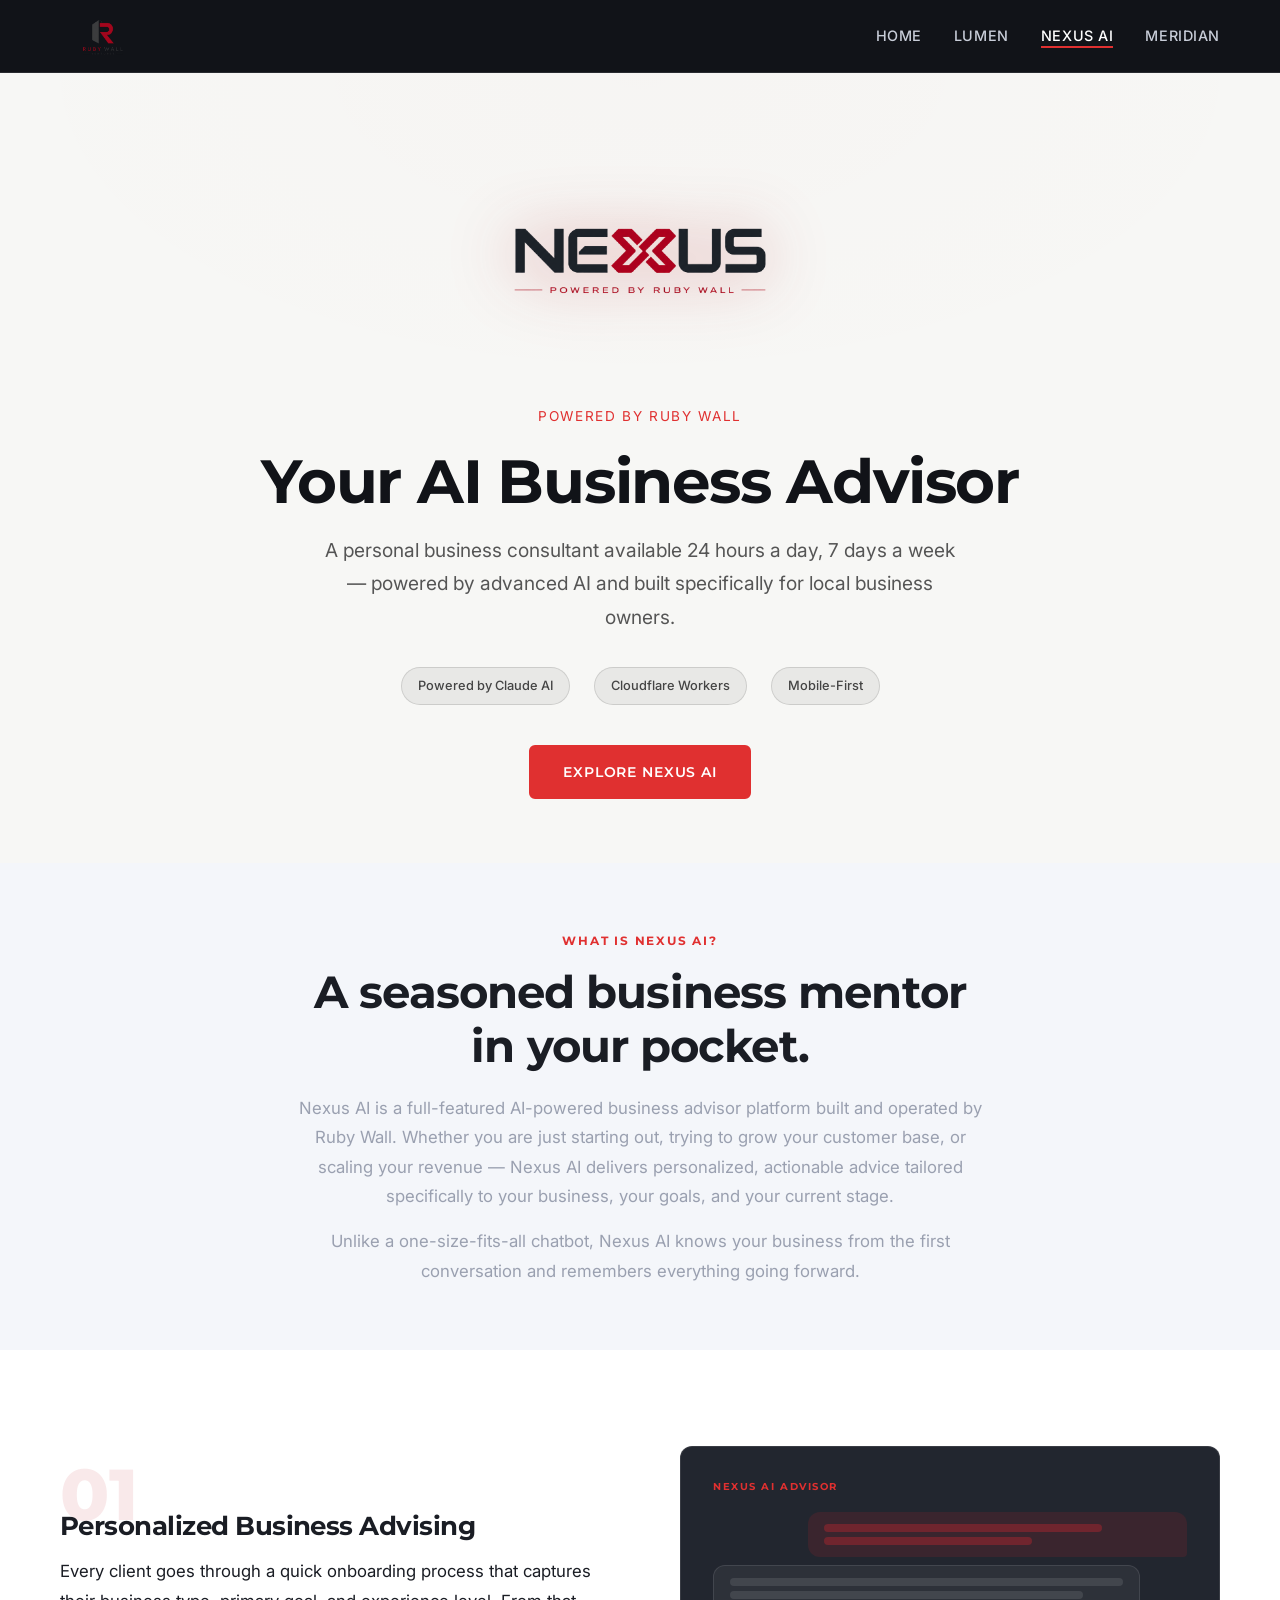
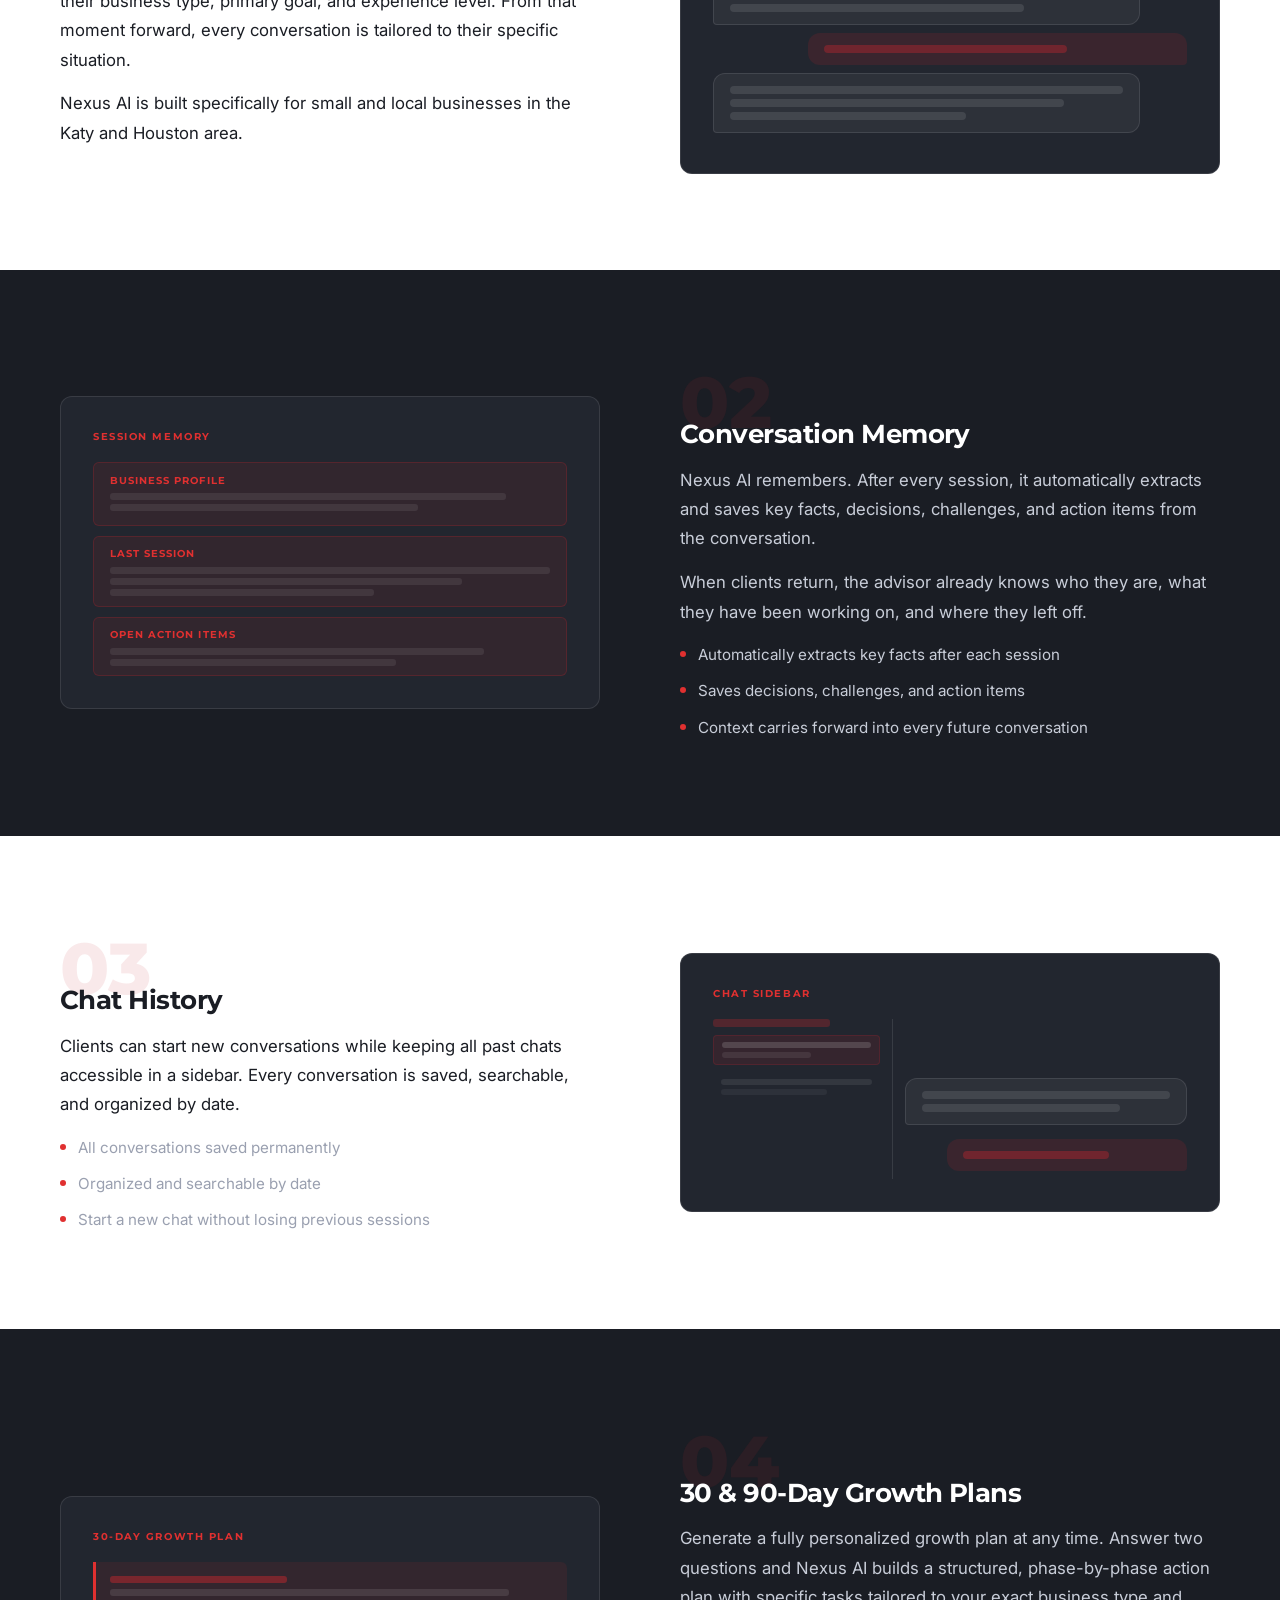
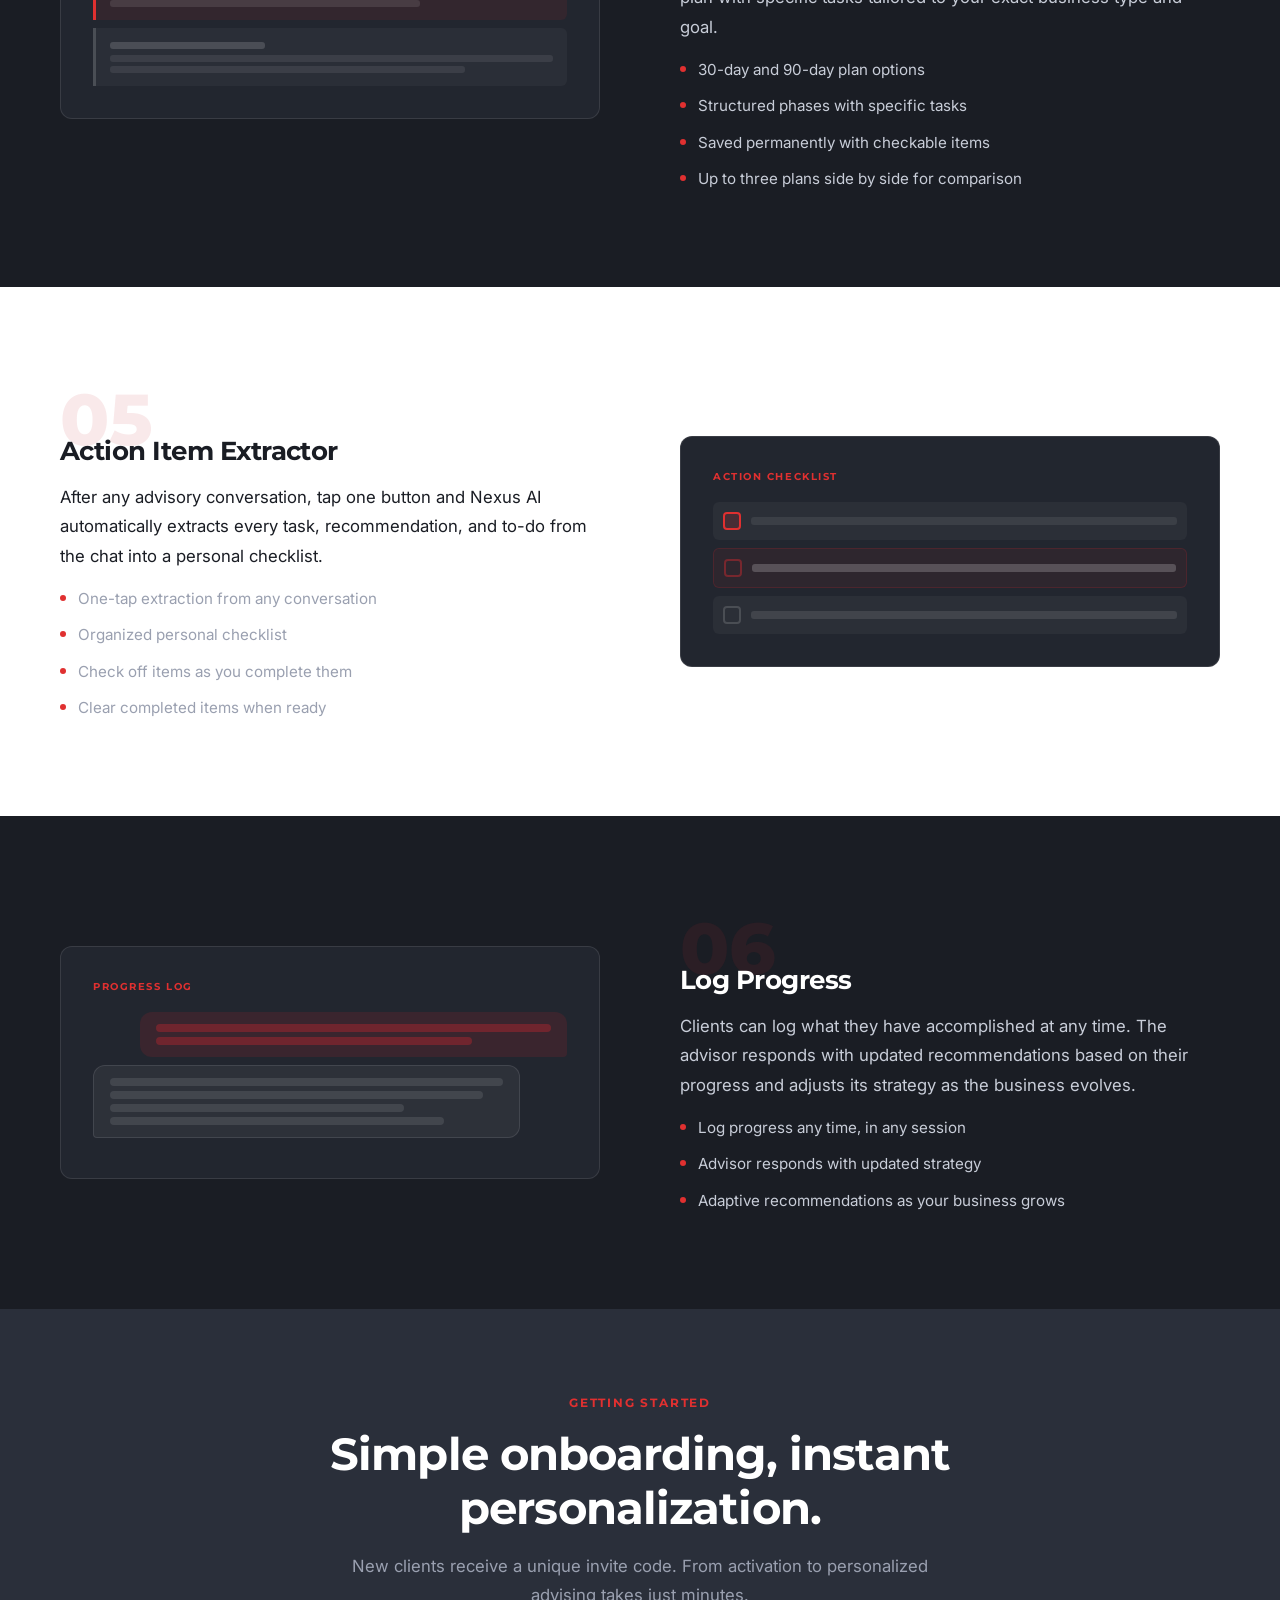
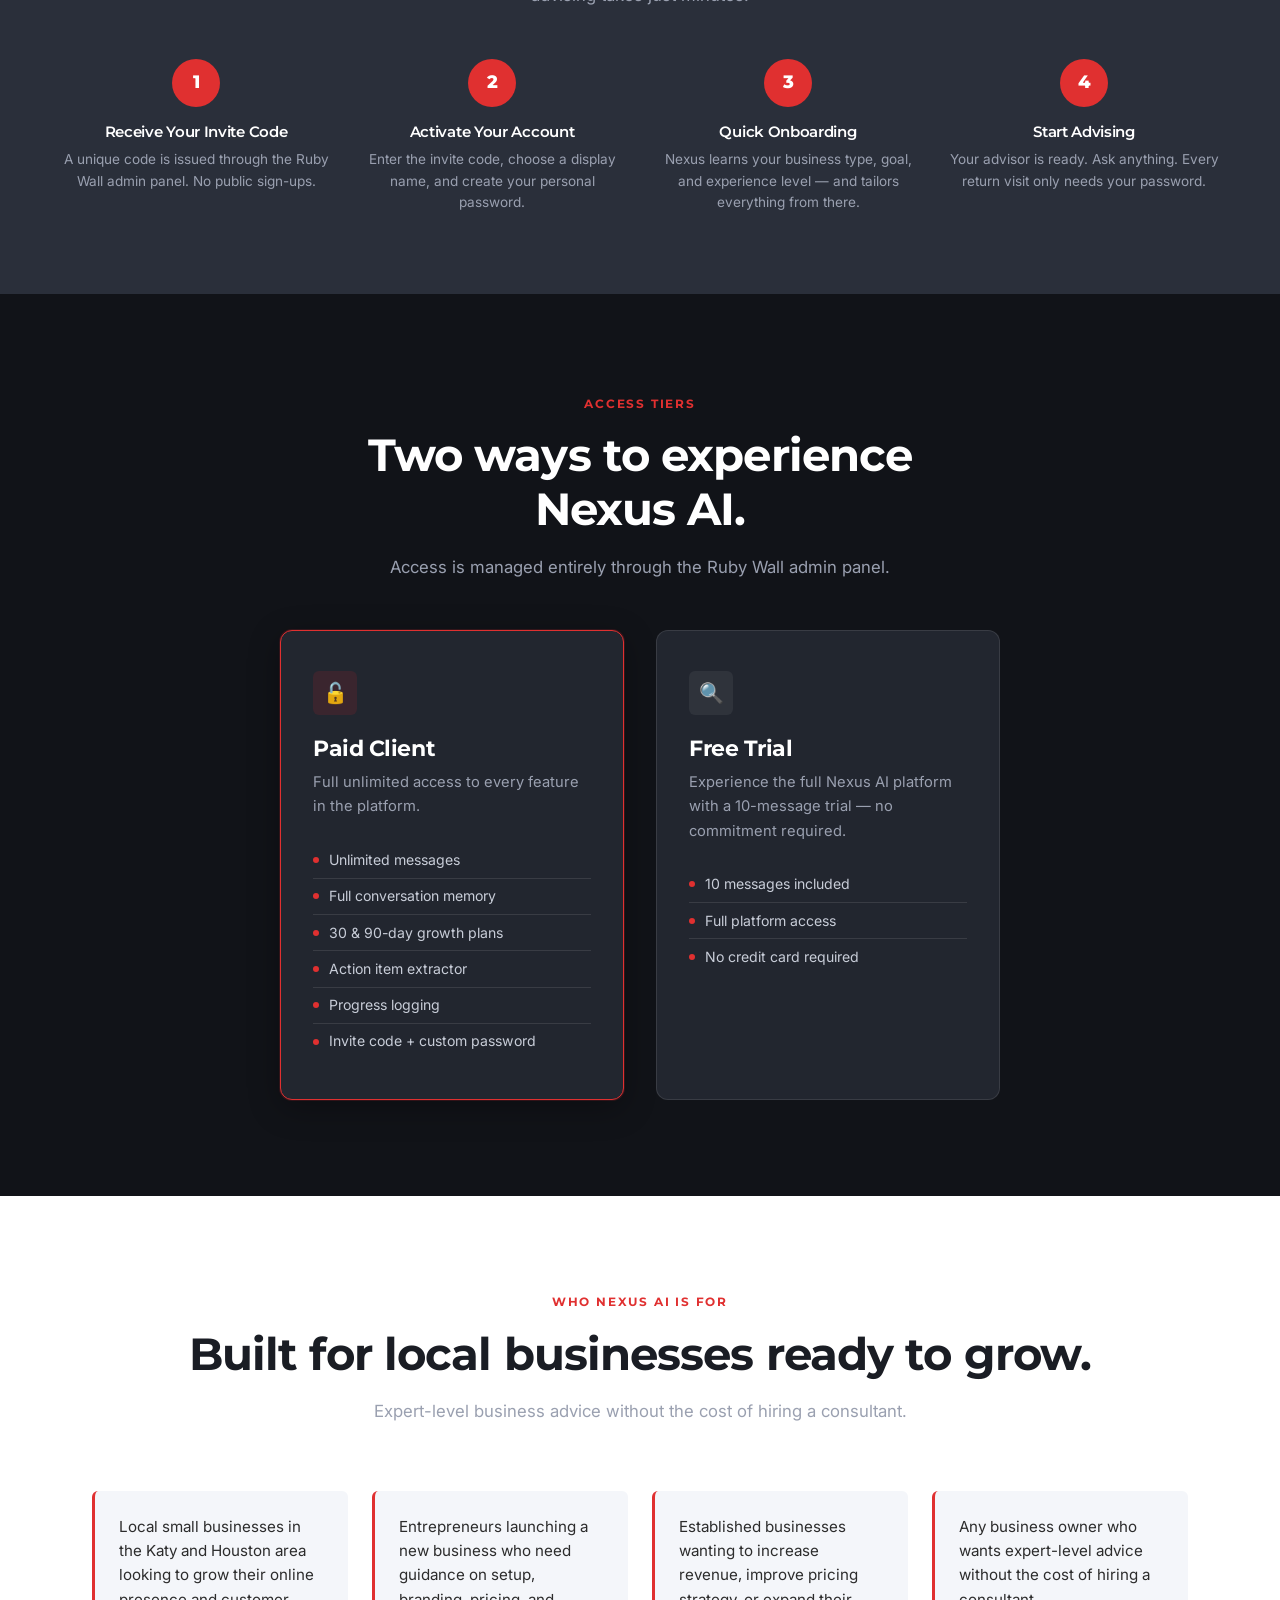
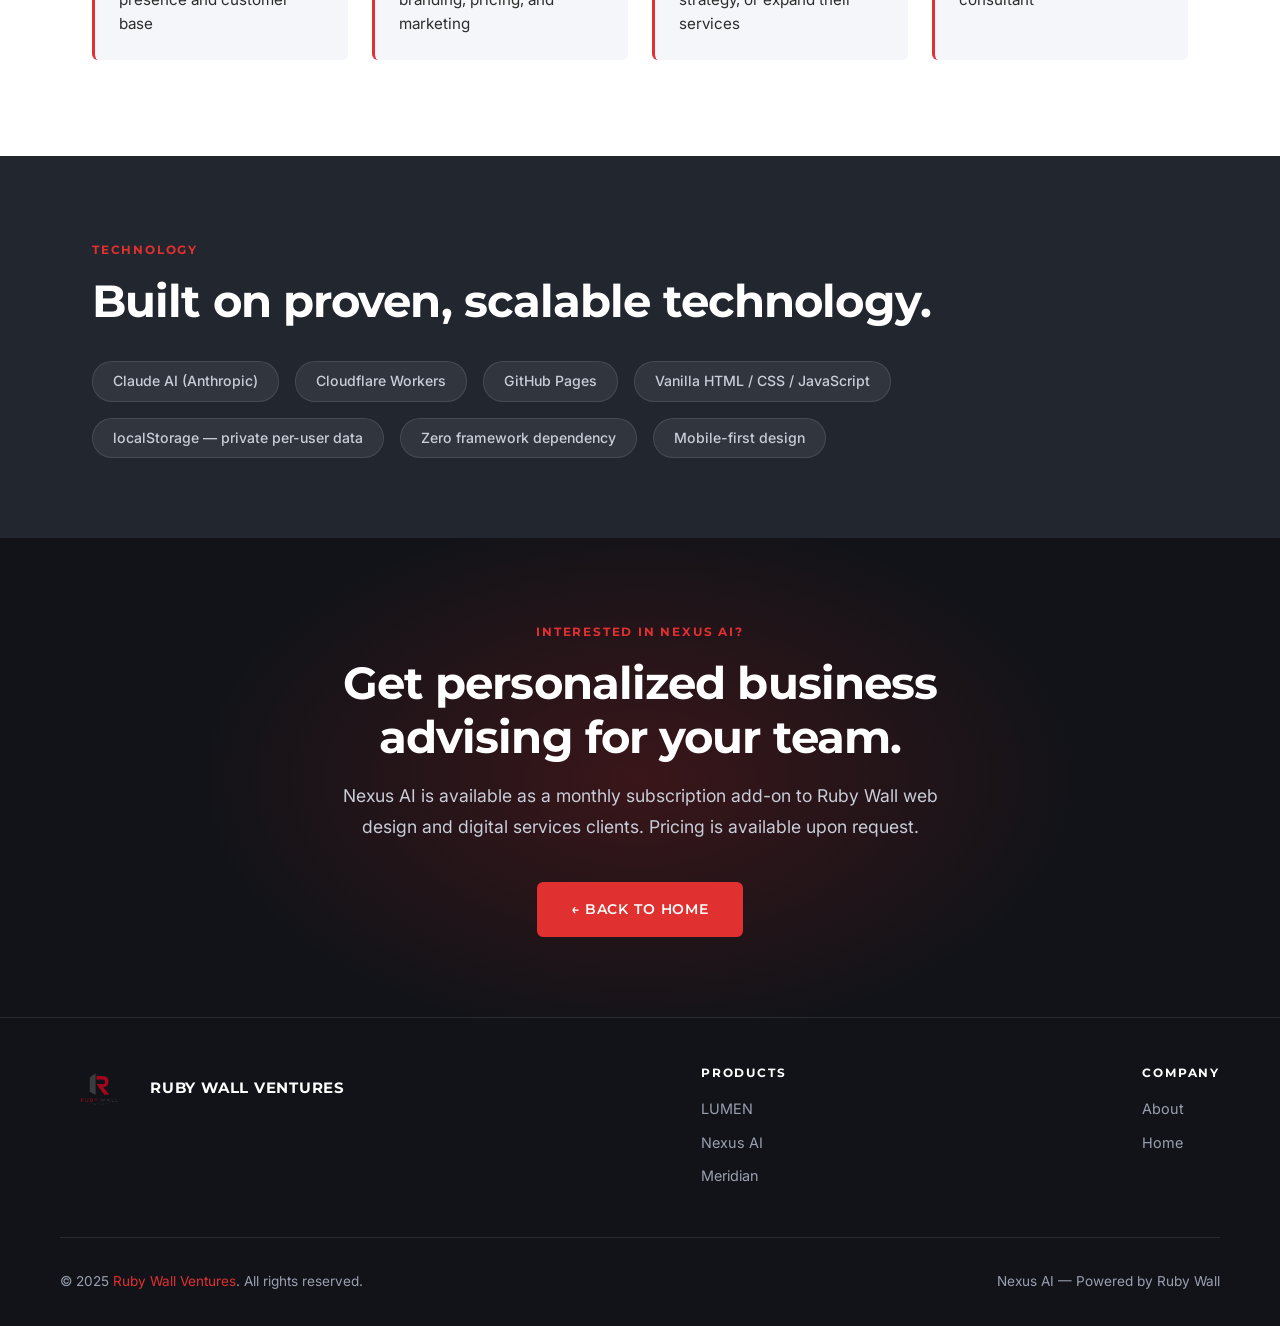
<file: nexus.html>
<!DOCTYPE html>
<html lang="en">
<head>
  <meta charset="UTF-8" />
  <meta name="viewport" content="width=device-width, initial-scale=1.0" />
  <title>Nexus AI — AI Business Advisor | Ruby Wall Ventures</title>
  <meta name="description" content="Nexus AI is a full-featured AI-powered business advisor platform built by Ruby Wall." />
  <link rel="preconnect" href="https://fonts.googleapis.com" />
  <link href="https://fonts.googleapis.com/css2?family=Montserrat:wght@400;600;700;800&family=Inter:wght@400;500;600&display=swap" rel="stylesheet" />
  <link rel="stylesheet" href="css/style.css" />
  <style>
    .hero-home, .hero-product { background: #F7F7F5 !important; }
    .hero-home h1 { color: #111318 !important; }
    .hero-home p { color: #555 !important; }
    .hero-home::before, .hero-product::before { opacity: 0.15 !important; }
    .hero-product h1 { color: #111318 !important; }
    .hero-product-tagline { color: #555 !important; }
    .hero-product-powered { color: #E03030 !important; }
    .btn-outline { color: #111318 !important; border-color: rgba(0,0,0,0.3) !important; }
    .btn-outline:hover { background: rgba(0,0,0,0.05) !important; border-color: #111318 !important; }
    .tech-tag { background: rgba(0,0,0,0.06) !important; color: #444 !important; border-color: rgba(0,0,0,0.12) !important; }
  </style>
  <style>
    .features-row { padding: 6rem 2rem; background: var(--light-1); }
    .features-row.dark-bg { background: var(--dark-2); }
    .feature-row-block { max-width: var(--max-width); margin: 0 auto; display: grid; grid-template-columns: 1fr 1fr; gap: 5rem; align-items: center; }
    .feature-row-block.flip { direction: rtl; }
    .feature-row-block.flip > * { direction: ltr; }
    .feature-num { font-family: 'Montserrat', sans-serif; font-size: 4.5rem; font-weight: 800; color: rgba(192,39,45,0.1); line-height: 1; margin-bottom: -1.25rem; }
    .feature-row-text h3 { font-size: 1.65rem; margin-bottom: 1rem; }
    .feature-row-text p { margin-bottom: 0.9rem; }
    .dark-bg .feature-row-text h3 { color: var(--light-1); }
    .dark-bg .feature-row-text p { color: var(--gray-light); }
    .dark-bg .feature-row-text .bullet-list li { color: var(--gray-light); }
    .feature-row-visual { background: var(--dark-3); border-radius: var(--radius-md); padding: 2rem; border: 1px solid var(--border-dark); }
    .vis-label { font-family: 'Montserrat', sans-serif; font-size: 0.65rem; font-weight: 700; letter-spacing: 0.15em; text-transform: uppercase; color: var(--red-bright); margin-bottom: 1rem; }
    .chat-bubble { border-radius: 12px; padding: 0.75rem 1rem; margin-bottom: 8px; }
    .chat-bubble.user { background: rgba(192,39,45,0.15); border-bottom-right-radius: 4px; margin-left: 20%; }
    .chat-bubble.ai { background: rgba(255,255,255,0.05); border: 1px solid var(--border-dark); border-bottom-left-radius: 4px; margin-right: 10%; }
    .bubble-line { height: 8px; border-radius: 4px; margin-bottom: 5px; }
    .bubble-line.user-line { background: rgba(192,39,45,0.4); }
    .bubble-line.ai-line { background: rgba(255,255,255,0.1); }
    .memory-chip { background: rgba(192,39,45,0.1); border: 1px solid rgba(192,39,45,0.25); border-radius: 6px; padding: 0.6rem 1rem; margin-top: 6px; }
    .memory-chip-title { font-size: 0.65rem; font-weight: 700; letter-spacing: 0.1em; text-transform: uppercase; color: var(--red-bright); margin-bottom: 4px; font-family: 'Montserrat', sans-serif; }
    .memory-chip-line { height: 7px; background: rgba(255,255,255,0.08); border-radius: 3px; margin-bottom: 4px; }
    .access-tiers { padding: 6rem 2rem; background: var(--dark-1); }
    .tiers-grid { display: grid; grid-template-columns: repeat(auto-fit, minmax(280px, 1fr)); gap: 2rem; max-width: 720px; margin: 3rem auto 0; }
    .tier-card { background: var(--dark-3); border-radius: var(--radius-md); padding: 2.5rem 2rem; border: 1px solid var(--border-dark); transition: all var(--transition); }
    .tier-card.primary { border-color: var(--red-bright); box-shadow: 0 0 0 1px rgba(192,39,45,0.2), 0 8px 32px rgba(0,0,0,0.3); }
    .tier-icon { width: 44px; height: 44px; border-radius: var(--radius-sm); display: flex; align-items: center; justify-content: center; margin-bottom: 1.25rem; font-size: 1.25rem; }
    .tier-icon.red { background: rgba(192,39,45,0.15); }
    .tier-icon.gray { background: rgba(255,255,255,0.06); }
    .tier-card h3 { color: var(--light-1); font-size: 1.4rem; margin-bottom: 0.5rem; }
    .tier-card p { color: var(--gray-mid); font-size: 0.92rem; line-height: 1.65; margin-bottom: 1.5rem; }
    .tier-detail { display: flex; align-items: center; gap: 0.6rem; color: var(--gray-light); font-size: 0.88rem; padding: 0.4rem 0; border-bottom: 1px solid var(--border-dark); }
    .tier-detail:last-child { border-bottom: none; }
    .tier-detail-dot { width: 6px; height: 6px; background: var(--red-bright); border-radius: 50%; flex-shrink: 0; }
    .onboarding-section { padding: 5rem 2rem; background: var(--dark-4); }
    .onboarding-steps { display: grid; grid-template-columns: repeat(auto-fit, minmax(200px, 1fr)); gap: 1.5rem; max-width: var(--max-width); margin: 3rem auto 0; }
    .onboarding-step { text-align: center; }
    .step-num { width: 48px; height: 48px; background: var(--red-bright); border-radius: 50%; display: flex; align-items: center; justify-content: center; font-family: 'Montserrat', sans-serif; font-weight: 800; font-size: 1.1rem; color: var(--light-1); margin: 0 auto 1rem; }
    .onboarding-step h4 { color: var(--light-1); font-size: 0.95rem; margin-bottom: 0.5rem; }
    .onboarding-step p { color: var(--gray-mid); font-size: 0.85rem; line-height: 1.6; }
    @media (max-width: 860px) {
      .feature-row-block { grid-template-columns: 1fr; gap: 2.5rem; }
      .feature-row-block.flip { direction: ltr; }
      .feature-row-visual { display: none; }
    }
  </style>
</head>
<body>
  <nav class="nav">
    <div class="nav-inner">
      <a class="nav-logo" href="index.html"><img src="images/logo-rwv.PNG" alt="Ruby Wall Ventures" /></a>
      <ul class="nav-links">
        <li><a href="index.html">Home</a></li>
        <li><a href="lumen.html">LUMEN</a></li>
        <li><a href="nexus.html" class="active">Nexus AI</a></li>
        <li><a href="meridian.html">Meridian</a></li>
      </ul>
      <button class="nav-toggle" aria-label="Toggle menu" onclick="toggleMenu()"><span></span><span></span><span></span></button>
    </div>
    <div class="mobile-menu" id="mobileMenu">
      <a href="index.html">Home</a><a href="lumen.html">LUMEN</a><a href="nexus.html">Nexus AI</a><a href="meridian.html">Meridian</a>
    </div>
  </nav>

  <section class="hero-product">
    <img src="images/logo-nexus.PNG" alt="Nexus AI by Ruby Wall" class="hero-product-logo" />
    <p class="hero-product-powered">Powered by Ruby Wall</p>
    <h1>Your AI Business Advisor</h1>
    <p class="hero-product-tagline">A personal business consultant available 24 hours a day, 7 days a week — powered by advanced AI and built specifically for local business owners.</p>
    <div class="hero-product-meta">
      <span class="tech-tag">Powered by Claude AI</span>
      <span class="tech-tag">Cloudflare Workers</span>
      <span class="tech-tag">Mobile-First</span>
    </div>
    <a href="#features" class="btn btn-primary">Explore Nexus AI</a>
  </section>

  <section class="features-section gray" style="padding:4rem 2rem;">
    <div class="container text-center" style="max-width:760px;">
      <span class="section-label">What Is Nexus AI?</span>
      <h2 style="color:var(--dark-2);margin-bottom:1.25rem;">A seasoned business mentor in your pocket.</h2>
      <p style="color:var(--gray-mid);">Nexus AI is a full-featured AI-powered business advisor platform built and operated by Ruby Wall. Whether you are just starting out, trying to grow your customer base, or scaling your revenue — Nexus AI delivers personalized, actionable advice tailored specifically to your business, your goals, and your current stage.</p>
      <p style="color:var(--gray-mid);margin-top:1rem;">Unlike a one-size-fits-all chatbot, Nexus AI knows your business from the first conversation and remembers everything going forward.</p>
    </div>
  </section>

  <div id="features">
    <section class="features-row">
      <div class="feature-row-block">
        <div class="feature-row-text">
          <div class="feature-num">01</div>
          <h3>Personalized Business Advising</h3>
          <p>Every client goes through a quick onboarding process that captures their business type, primary goal, and experience level. From that moment forward, every conversation is tailored to their specific situation.</p>
          <p>Nexus AI is built specifically for small and local businesses in the Katy and Houston area.</p>
        </div>
        <div class="feature-row-visual">
          <div class="vis-label">Nexus AI Advisor</div>
          <div class="chat-bubble user"><div class="bubble-line user-line" style="width:80%;"></div><div class="bubble-line user-line" style="width:60%;margin:0;"></div></div>
          <div class="chat-bubble ai"><div class="bubble-line ai-line" style="width:100%;"></div><div class="bubble-line ai-line" style="width:90%;"></div><div class="bubble-line ai-line" style="width:75%;margin:0;"></div></div>
          <div class="chat-bubble user"><div class="bubble-line user-line" style="width:70%;margin:0;"></div></div>
          <div class="chat-bubble ai"><div class="bubble-line ai-line" style="width:100%;"></div><div class="bubble-line ai-line" style="width:85%;"></div><div class="bubble-line ai-line" style="width:60%;margin:0;"></div></div>
        </div>
      </div>
    </section>

    <section class="features-row dark-bg">
      <div class="feature-row-block flip">
        <div class="feature-row-text">
          <div class="feature-num">02</div>
          <h3>Conversation Memory</h3>
          <p>Nexus AI remembers. After every session, it automatically extracts and saves key facts, decisions, challenges, and action items from the conversation.</p>
          <p>When clients return, the advisor already knows who they are, what they have been working on, and where they left off.</p>
          <ul class="bullet-list mt-1">
            <li>Automatically extracts key facts after each session</li>
            <li>Saves decisions, challenges, and action items</li>
            <li>Context carries forward into every future conversation</li>
          </ul>
        </div>
        <div class="feature-row-visual">
          <div class="vis-label">Session Memory</div>
          <div class="memory-chip"><div class="memory-chip-title">Business Profile</div><div class="memory-chip-line" style="width:90%;"></div><div class="memory-chip-line" style="width:70%;"></div></div>
          <div class="memory-chip" style="margin-top:10px;"><div class="memory-chip-title">Last Session</div><div class="memory-chip-line" style="width:100%;"></div><div class="memory-chip-line" style="width:80%;"></div><div class="memory-chip-line" style="width:60%;margin-bottom:0;"></div></div>
          <div class="memory-chip" style="margin-top:10px;"><div class="memory-chip-title">Open Action Items</div><div class="memory-chip-line" style="width:85%;"></div><div class="memory-chip-line" style="width:65%;margin-bottom:0;"></div></div>
        </div>
      </div>
    </section>

    <section class="features-row">
      <div class="feature-row-block">
        <div class="feature-row-text">
          <div class="feature-num">03</div>
          <h3>Chat History</h3>
          <p>Clients can start new conversations while keeping all past chats accessible in a sidebar. Every conversation is saved, searchable, and organized by date.</p>
          <ul class="bullet-list mt-1">
            <li>All conversations saved permanently</li>
            <li>Organized and searchable by date</li>
            <li>Start a new chat without losing previous sessions</li>
          </ul>
        </div>
        <div class="feature-row-visual">
          <div class="vis-label">Chat Sidebar</div>
          <div style="display:flex;gap:12px;height:160px;">
            <div style="width:38%;border-right:1px solid var(--border-dark);padding-right:12px;display:flex;flex-direction:column;gap:8px;">
              <div style="height:8px;background:rgba(192,39,45,0.3);border-radius:3px;width:70%;"></div>
              <div style="background:rgba(192,39,45,0.12);border-radius:4px;padding:6px 8px;border:1px solid rgba(192,39,45,0.2);"><div style="height:6px;background:rgba(255,255,255,0.15);border-radius:3px;margin-bottom:4px;"></div><div style="height:6px;background:rgba(255,255,255,0.08);border-radius:3px;width:60%;"></div></div>
              <div style="padding:6px 8px;"><div style="height:6px;background:rgba(255,255,255,0.08);border-radius:3px;margin-bottom:4px;"></div><div style="height:6px;background:rgba(255,255,255,0.05);border-radius:3px;width:70%;"></div></div>
            </div>
            <div style="flex:1;display:flex;flex-direction:column;justify-content:flex-end;gap:6px;">
              <div class="chat-bubble ai" style="margin-right:0;"><div class="bubble-line ai-line" style="width:100%;"></div><div class="bubble-line ai-line" style="width:80%;margin:0;"></div></div>
              <div class="chat-bubble user" style="margin-left:15%;"><div class="bubble-line user-line" style="width:70%;margin:0;"></div></div>
            </div>
          </div>
        </div>
      </div>
    </section>

    <section class="features-row dark-bg">
      <div class="feature-row-block flip">
        <div class="feature-row-text">
          <div class="feature-num">04</div>
          <h3>30 &amp; 90-Day Growth Plans</h3>
          <p>Generate a fully personalized growth plan at any time. Answer two questions and Nexus AI builds a structured, phase-by-phase action plan with specific tasks tailored to your exact business type and goal.</p>
          <ul class="bullet-list mt-1">
            <li>30-day and 90-day plan options</li>
            <li>Structured phases with specific tasks</li>
            <li>Saved permanently with checkable items</li>
            <li>Up to three plans side by side for comparison</li>
          </ul>
        </div>
        <div class="feature-row-visual">
          <div class="vis-label">30-Day Growth Plan</div>
          <div style="display:flex;flex-direction:column;gap:8px;">
            <div style="background:rgba(192,39,45,0.1);border-left:3px solid var(--red-bright);padding:0.85rem;border-radius:0 6px 6px 0;"><div style="height:7px;background:rgba(192,39,45,0.5);border-radius:3px;width:40%;margin-bottom:6px;"></div><div style="height:7px;background:rgba(255,255,255,0.1);border-radius:3px;width:90%;margin-bottom:4px;"></div><div style="height:7px;background:rgba(255,255,255,0.1);border-radius:3px;width:70%;"></div></div>
            <div style="background:rgba(255,255,255,0.04);border-left:3px solid rgba(255,255,255,0.15);padding:0.85rem;border-radius:0 6px 6px 0;"><div style="height:7px;background:rgba(255,255,255,0.15);border-radius:3px;width:35%;margin-bottom:6px;"></div><div style="height:7px;background:rgba(255,255,255,0.08);border-radius:3px;width:100%;margin-bottom:4px;"></div><div style="height:7px;background:rgba(255,255,255,0.08);border-radius:3px;width:80%;"></div></div>
          </div>
        </div>
      </div>
    </section>

    <section class="features-row">
      <div class="feature-row-block">
        <div class="feature-row-text">
          <div class="feature-num">05</div>
          <h3>Action Item Extractor</h3>
          <p>After any advisory conversation, tap one button and Nexus AI automatically extracts every task, recommendation, and to-do from the chat into a personal checklist.</p>
          <ul class="bullet-list mt-1">
            <li>One-tap extraction from any conversation</li>
            <li>Organized personal checklist</li>
            <li>Check off items as you complete them</li>
            <li>Clear completed items when ready</li>
          </ul>
        </div>
        <div class="feature-row-visual">
          <div class="vis-label">Action Checklist</div>
          <div style="display:flex;flex-direction:column;gap:8px;">
            <div style="display:flex;align-items:center;gap:10px;padding:10px;background:rgba(255,255,255,0.04);border-radius:6px;"><div style="width:18px;height:18px;background:rgba(192,39,45,0.2);border:2px solid var(--red-bright);border-radius:4px;flex-shrink:0;"></div><div style="height:8px;background:rgba(255,255,255,0.15);border-radius:3px;flex:1;opacity:0.5;"></div></div>
            <div style="display:flex;align-items:center;gap:10px;padding:10px;background:rgba(192,39,45,0.08);border-radius:6px;border:1px solid rgba(192,39,45,0.2);"><div style="width:18px;height:18px;border:2px solid rgba(192,39,45,0.5);border-radius:4px;flex-shrink:0;"></div><div style="height:8px;background:rgba(255,255,255,0.2);border-radius:3px;flex:1;"></div></div>
            <div style="display:flex;align-items:center;gap:10px;padding:10px;background:rgba(255,255,255,0.04);border-radius:6px;"><div style="width:18px;height:18px;border:2px solid rgba(255,255,255,0.15);border-radius:4px;flex-shrink:0;"></div><div style="height:8px;background:rgba(255,255,255,0.1);border-radius:3px;flex:1;"></div></div>
          </div>
        </div>
      </div>
    </section>

    <section class="features-row dark-bg">
      <div class="feature-row-block flip">
        <div class="feature-row-text">
          <div class="feature-num">06</div>
          <h3>Log Progress</h3>
          <p>Clients can log what they have accomplished at any time. The advisor responds with updated recommendations based on their progress and adjusts its strategy as the business evolves.</p>
          <ul class="bullet-list mt-1">
            <li>Log progress any time, in any session</li>
            <li>Advisor responds with updated strategy</li>
            <li>Adaptive recommendations as your business grows</li>
          </ul>
        </div>
        <div class="feature-row-visual">
          <div class="vis-label">Progress Log</div>
          <div class="chat-bubble user" style="margin-left:10%;"><div class="bubble-line user-line" style="width:100%;"></div><div class="bubble-line user-line" style="width:80%;margin:0;"></div></div>
          <div class="chat-bubble ai"><div class="bubble-line ai-line" style="width:100%;"></div><div class="bubble-line ai-line" style="width:95%;"></div><div class="bubble-line ai-line" style="width:75%;"></div><div class="bubble-line ai-line" style="width:85%;margin:0;"></div></div>
        </div>
      </div>
    </section>
  </div>

  <section class="onboarding-section">
    <div class="container text-center" style="max-width:700px;margin-bottom:0;">
      <span class="section-label">Getting Started</span>
      <h2 style="color:var(--light-1);margin-bottom:1rem;">Simple onboarding, instant personalization.</h2>
      <p style="color:var(--gray-mid);">New clients receive a unique invite code. From activation to personalized advising takes just minutes.</p>
    </div>
    <div class="onboarding-steps">
      <div class="onboarding-step"><div class="step-num">1</div><h4>Receive Your Invite Code</h4><p>A unique code is issued through the Ruby Wall admin panel. No public sign-ups.</p></div>
      <div class="onboarding-step"><div class="step-num">2</div><h4>Activate Your Account</h4><p>Enter the invite code, choose a display name, and create your personal password.</p></div>
      <div class="onboarding-step"><div class="step-num">3</div><h4>Quick Onboarding</h4><p>Nexus learns your business type, goal, and experience level — and tailors everything from there.</p></div>
      <div class="onboarding-step"><div class="step-num">4</div><h4>Start Advising</h4><p>Your advisor is ready. Ask anything. Every return visit only needs your password.</p></div>
    </div>
  </section>

  <section class="access-tiers">
    <div class="container text-center" style="max-width:700px;margin-bottom:0;">
      <span class="section-label">Access Tiers</span>
      <h2 style="color:var(--light-1);margin-bottom:1rem;">Two ways to experience Nexus AI.</h2>
      <p style="color:var(--gray-mid);">Access is managed entirely through the Ruby Wall admin panel.</p>
    </div>
    <div class="tiers-grid">
      <div class="tier-card primary">
        <div class="tier-icon red">🔓</div>
        <h3>Paid Client</h3>
        <p>Full unlimited access to every feature in the platform.</p>
        <div class="tier-detail"><div class="tier-detail-dot"></div> Unlimited messages</div>
        <div class="tier-detail"><div class="tier-detail-dot"></div> Full conversation memory</div>
        <div class="tier-detail"><div class="tier-detail-dot"></div> 30 &amp; 90-day growth plans</div>
        <div class="tier-detail"><div class="tier-detail-dot"></div> Action item extractor</div>
        <div class="tier-detail"><div class="tier-detail-dot"></div> Progress logging</div>
        <div class="tier-detail"><div class="tier-detail-dot"></div> Invite code + custom password</div>
      </div>
      <div class="tier-card">
        <div class="tier-icon gray">🔍</div>
        <h3>Free Trial</h3>
        <p>Experience the full Nexus AI platform with a 10-message trial — no commitment required.</p>
        <div class="tier-detail"><div class="tier-detail-dot"></div> 10 messages included</div>
        <div class="tier-detail"><div class="tier-detail-dot"></div> Full platform access</div>
        <div class="tier-detail"><div class="tier-detail-dot"></div> No credit card required</div>
      </div>
    </div>
  </section>

  <section class="audience-section">
    <div class="container">
      <div class="section-header">
        <span class="section-label">Who Nexus AI Is For</span>
        <h2 style="color:var(--dark-2);">Built for local businesses ready to grow.</h2>
        <p>Expert-level business advice without the cost of hiring a consultant.</p>
      </div>
      <div class="audience-grid">
        <div class="audience-item">Local small businesses in the Katy and Houston area looking to grow their online presence and customer base</div>
        <div class="audience-item">Entrepreneurs launching a new business who need guidance on setup, branding, pricing, and marketing</div>
        <div class="audience-item">Established businesses wanting to increase revenue, improve pricing strategy, or expand their services</div>
        <div class="audience-item">Any business owner who wants expert-level advice without the cost of hiring a consultant</div>
      </div>
    </div>
  </section>

  <section class="tech-section">
    <div class="container">
      <span class="section-label">Technology</span>
      <h2 style="color:var(--light-1);">Built on proven, scalable technology.</h2>
      <div class="tech-grid">
        <span class="tech-pill">Claude AI (Anthropic)</span>
        <span class="tech-pill">Cloudflare Workers</span>
        <span class="tech-pill">GitHub Pages</span>
        <span class="tech-pill">Vanilla HTML / CSS / JavaScript</span>
        <span class="tech-pill">localStorage — private per-user data</span>
        <span class="tech-pill">Zero framework dependency</span>
        <span class="tech-pill">Mobile-first design</span>
      </div>
    </div>
  </section>

  <section class="cta-section">
    <div class="cta-inner">
      <span class="section-label">Interested in Nexus AI?</span>
      <h2>Get personalized business advising for your team.</h2>
      <p>Nexus AI is available as a monthly subscription add-on to Ruby Wall web design and digital services clients. Pricing is available upon request.</p>
      <div class="cta-actions">
        <a href="index.html" class="btn btn-primary">← Back to Home</a>
      </div>
    </div>
  </section>

  <footer class="footer">
    <div class="footer-inner">
      <div class="footer-top">
        <div class="footer-brand">
          <img src="images/logo-rwv.PNG" alt="Ruby Wall Ventures" />
          <span class="footer-brand-name">Ruby Wall Ventures</span>
        </div>
        <div class="footer-links-group">
          <h5>Products</h5>
          <ul>
            <li><a href="lumen.html">LUMEN</a></li>
            <li><a href="nexus.html">Nexus AI</a></li>
            <li><a href="meridian.html">Meridian</a></li>
          </ul>
        </div>
        <div class="footer-links-group">
          <h5>Company</h5>
          <ul>
            <li><a href="index.html#about">About</a></li>
            <li><a href="index.html">Home</a></li>
          </ul>
        </div>
      </div>
      <div class="footer-bottom">
        <p class="footer-copy">&copy; 2025 <span>Ruby Wall Ventures</span>. All rights reserved.</p>
        <p class="footer-tagline">Nexus AI — Powered by Ruby Wall</p>
      </div>
    </div>
  </footer>

  <script>
    function toggleMenu() {
      document.getElementById('mobileMenu').classList.toggle('open');
    }
  </script>
</body>
</html>
</file>
<file: css/style.css>
/* ===== CSS VARIABLES & RESET ===== */
:root {
  --red-primary: #A01E1E;
  --red-light: #CC2A2A;
  --red-bright: #E03030;
  --charcoal: #2C2C2C;
  --dark-1: #111318;
  --dark-2: #1A1D24;
  --dark-3: #22262F;
  --dark-4: #2A2F3A;
  --light-1: #FFFFFF;
  --light-2: #F4F6FA;
  --light-3: #E8ECF4;
  --gray-mid: #9AA0B0;
  --gray-light: #C8CDD8;
  --border-dark: rgba(255,255,255,0.10);
  --border-light: rgba(0,0,0,0.08);
  --shadow-sm: 0 2px 8px rgba(0,0,0,0.15);
  --shadow-md: 0 4px 24px rgba(0,0,0,0.25);
  --shadow-lg: 0 8px 48px rgba(0,0,0,0.35);
  --transition: 0.25s ease;
  --radius-sm: 6px;
  --radius-md: 12px;
  --radius-lg: 20px;
  --max-width: 1160px;
}

*, *::before, *::after {
  box-sizing: border-box;
  margin: 0;
  padding: 0;
}

html {
  scroll-behavior: smooth;
}

body {
  font-family: 'Inter', -apple-system, BlinkMacSystemFont, 'Segoe UI', sans-serif;
  color: var(--dark-2);
  background: var(--light-1);
  line-height: 1.6;
  -webkit-font-smoothing: antialiased;
}

img {
  max-width: 100%;
  height: auto;
  display: block;
}

a {
  text-decoration: none;
  color: inherit;
}

ul {
  list-style: none;
}

/* ===== TYPOGRAPHY ===== */
h1, h2, h3, h4, h5 {
  font-family: 'Montserrat', 'Inter', sans-serif;
  font-weight: 700;
  line-height: 1.2;
  letter-spacing: -0.02em;
}

h1 { font-size: clamp(2.2rem, 5vw, 3.8rem); }
h2 { font-size: clamp(1.8rem, 3.5vw, 2.8rem); }
h3 { font-size: clamp(1.3rem, 2.5vw, 1.8rem); }
h4 { font-size: 1.2rem; font-weight: 600; }

p {
  font-size: 1.05rem;
  line-height: 1.75;
  color: inherit;
}

/* ===== NAVIGATION ===== */
.nav {
  position: sticky;
  top: 0;
  z-index: 1000;
  background: var(--dark-1);
  border-bottom: 1px solid var(--border-dark);
  padding: 0 2rem;
}

.nav-inner {
  max-width: var(--max-width);
  margin: 0 auto;
  display: flex;
  align-items: center;
  justify-content: space-between;
  height: 72px;
}

.nav-logo {
  display: flex;
  align-items: center;
  gap: 12px;
  flex-shrink: 0;
}

.nav-logo img {
  height: 48px;
  width: auto;
}

.nav-logo-text {
  font-family: 'Montserrat', sans-serif;
  font-weight: 700;
  font-size: 1rem;
  color: var(--light-1);
  letter-spacing: 0.05em;
  text-transform: uppercase;
}

.nav-links {
  display: flex;
  align-items: center;
  gap: 2rem;
}

.nav-links a {
  color: var(--gray-light);
  font-size: 0.9rem;
  font-weight: 500;
  letter-spacing: 0.04em;
  text-transform: uppercase;
  transition: color var(--transition);
  position: relative;
}

.nav-links a::after {
  content: '';
  position: absolute;
  bottom: -4px;
  left: 0;
  width: 0;
  height: 2px;
  background: var(--red-bright);
  transition: width var(--transition);
}

.nav-links a:hover {
  color: var(--light-1);
}

.nav-links a:hover::after,
.nav-links a.active::after {
  width: 100%;
}

.nav-links a.active {
  color: var(--light-1);
}

.nav-toggle {
  display: none;
  flex-direction: column;
  gap: 5px;
  cursor: pointer;
  padding: 4px;
  background: none;
  border: none;
}

.nav-toggle span {
  display: block;
  width: 24px;
  height: 2px;
  background: var(--light-1);
  transition: var(--transition);
}

.mobile-menu {
  display: none;
  position: absolute;
  top: 72px;
  left: 0;
  right: 0;
  background: var(--dark-2);
  border-bottom: 1px solid var(--border-dark);
  padding: 1.5rem 2rem;
  flex-direction: column;
  gap: 1.2rem;
}

.mobile-menu.open {
  display: flex;
}

.mobile-menu a {
  color: var(--gray-light);
  font-size: 1rem;
  font-weight: 500;
  letter-spacing: 0.04em;
  text-transform: uppercase;
  padding: 0.5rem 0;
  border-bottom: 1px solid var(--border-dark);
  transition: color var(--transition);
}

.mobile-menu a:last-child {
  border-bottom: none;
}

.mobile-menu a:hover {
  color: var(--light-1);
}

/* ===== CONTAINER ===== */
.container {
  max-width: var(--max-width);
  margin: 0 auto;
  padding: 0 2rem;
}

/* ===== BUTTONS ===== */
.btn {
  display: inline-flex;
  align-items: center;
  gap: 8px;
  padding: 0.85rem 2rem;
  border-radius: var(--radius-sm);
  font-family: 'Montserrat', sans-serif;
  font-weight: 600;
  font-size: 0.9rem;
  letter-spacing: 0.06em;
  text-transform: uppercase;
  transition: all var(--transition);
  cursor: pointer;
  border: 2px solid transparent;
}

.btn-primary {
  background: var(--red-bright);
  color: var(--light-1);
  border-color: var(--red-bright);
}

.btn-primary:hover {
  background: var(--red-light);
  border-color: var(--red-light);
  transform: translateY(-1px);
  box-shadow: 0 4px 16px rgba(224, 48, 48, 0.45);
}

.btn-outline {
  background: transparent;
  color: var(--dark-1);
  border-color: rgba(0,0,0,0.3);
}

.btn-outline:hover {
  background: rgba(0,0,0,0.06);
  border-color: var(--dark-1);
  transform: translateY(-1px);
}

.btn-outline-dark {
  background: transparent;
  color: var(--red-bright);
  border-color: var(--red-bright);
}

.btn-outline-dark:hover {
  background: var(--red-bright);
  color: var(--light-1);
  transform: translateY(-1px);
}

/* ===== SECTION LABELS ===== */
.section-label {
  display: inline-block;
  font-family: 'Montserrat', sans-serif;
  font-size: 0.75rem;
  font-weight: 700;
  letter-spacing: 0.15em;
  text-transform: uppercase;
  color: var(--red-bright);
  margin-bottom: 1rem;
}

/* ===== DIVIDER ===== */
.divider {
  width: 48px;
  height: 3px;
  background: var(--red-bright);
  margin: 1.25rem 0 1.75rem;
}

.divider-center {
  margin: 1.25rem auto 1.75rem;
}

/* ===== HOMEPAGE HERO ===== */
.hero-home {
  background: #F7F7F5;
  min-height: 100vh;
  display: flex;
  flex-direction: column;
  align-items: center;
  justify-content: center;
  text-align: center;
  padding: 6rem 2rem 4rem;
  position: relative;
  overflow: hidden;
}

.hero-home::before {
  content: '';
  position: absolute;
  inset: 0;
  background:
    radial-gradient(ellipse 70% 55% at 50% 0%, rgba(180, 30, 30, 0.08) 0%, transparent 70%),
    radial-gradient(ellipse 40% 30% at 20% 80%, rgba(180, 30, 30, 0.05) 0%, transparent 60%);
  pointer-events: none;
}

.hero-home-logo {
  width: clamp(220px, 30vw, 340px);
  height: auto;
  margin-bottom: 2.5rem;
  position: relative;
  filter: drop-shadow(0 8px 40px rgba(180, 30, 30, 0.45));
}

.hero-home h1 {
  color: #111318;
  margin-bottom: 1.2rem;
  position: relative;
  max-width: 800px;
}

.hero-home h1 span {
  color: var(--red-bright);
}

.hero-home p {
  color: #666;
  font-size: clamp(1rem, 2vw, 1.25rem);
  max-width: 600px;
  margin: 0 auto 2.5rem;
  position: relative;
}

.hero-home-actions {
  display: flex;
  gap: 1rem;
  flex-wrap: wrap;
  justify-content: center;
  position: relative;
}

.scroll-hint {
  position: absolute;
  bottom: 2.5rem;
  left: 50%;
  transform: translateX(-50%);
  display: flex;
  flex-direction: column;
  align-items: center;
  gap: 8px;
  color: var(--gray-mid);
  font-size: 0.75rem;
  letter-spacing: 0.1em;
  text-transform: uppercase;
}

.scroll-hint-arrow {
  width: 20px;
  height: 20px;
  border-right: 2px solid var(--gray-mid);
  border-bottom: 2px solid var(--gray-mid);
  transform: rotate(45deg);
  animation: bounce 1.5s infinite;
}

@keyframes bounce {
  0%, 100% { transform: rotate(45deg) translateY(0); }
  50% { transform: rotate(45deg) translateY(4px); }
}

/* ===== PRODUCTS SECTION (HOMEPAGE) ===== */
.products-section {
  background: var(--light-2);
  padding: 6rem 2rem;
}

.section-header {
  text-align: center;
  margin-bottom: 4rem;
}

.section-header .section-label {
  display: block;
  text-align: center;
}

.section-header h2 {
  color: var(--dark-2);
}

.section-header p {
  color: var(--gray-mid);
  max-width: 560px;
  margin: 1rem auto 0;
}

.products-grid {
  display: grid;
  grid-template-columns: repeat(auto-fit, minmax(300px, 1fr));
  gap: 2rem;
  max-width: var(--max-width);
  margin: 0 auto;
}

.product-card {
  background: var(--light-1);
  border-radius: var(--radius-md);
  padding: 2.5rem 2rem;
  box-shadow: var(--shadow-sm);
  border: 1px solid var(--border-light);
  display: flex;
  flex-direction: column;
  align-items: center;
  text-align: center;
  transition: all var(--transition);
  position: relative;
  overflow: hidden;
}

.product-card::before {
  content: '';
  position: absolute;
  top: 0;
  left: 0;
  right: 0;
  height: 3px;
  background: var(--red-bright);
  transform: scaleX(0);
  transition: transform var(--transition);
}

.product-card:hover {
  box-shadow: var(--shadow-md);
  transform: translateY(-4px);
}

.product-card:hover::before {
  transform: scaleX(1);
}

.product-card-logo {
  width: 200px;
  height: 120px;
  object-fit: contain;
  margin-bottom: 1.5rem;
}

.product-card h3 {
  color: var(--dark-2);
  margin-bottom: 0.75rem;
}

.product-card p {
  color: var(--gray-mid);
  font-size: 0.95rem;
  margin-bottom: 1.5rem;
  flex-grow: 1;
}

.product-card-badge {
  display: inline-block;
  background: rgba(224, 48, 48, 0.1);
  color: var(--red-bright);
  font-size: 0.8rem;
  font-weight: 600;
  padding: 4px 12px;
  border-radius: 20px;
  margin-bottom: 1.5rem;
  font-family: 'Montserrat', sans-serif;
  letter-spacing: 0.04em;
}

/* ===== ABOUT SECTION (HOMEPAGE) ===== */
.about-section {
  background: var(--dark-3);
  padding: 6rem 2rem;
  color: var(--light-1);
}

.about-inner {
  max-width: var(--max-width);
  margin: 0 auto;
  display: grid;
  grid-template-columns: 1fr 1.6fr;
  gap: 5rem;
  align-items: center;
}

.about-logo-col {
  display: flex;
  justify-content: center;
}

.about-logo-img {
  width: clamp(180px, 22vw, 260px);
  height: auto;
  filter: drop-shadow(0 4px 24px rgba(180, 30, 30, 0.5));
}

.about-text h2 {
  color: var(--light-1);
  margin-bottom: 0;
}

.about-text .divider {
  margin-top: 1.25rem;
}

.about-text p {
  color: var(--gray-light);
  margin-bottom: 1.25rem;
}

.about-text p:last-of-type {
  margin-bottom: 0;
}

/* ===== PRODUCT PAGE HERO ===== */
.hero-product {
  background: #F7F7F5;
  padding: 5rem 2rem 4rem;
  text-align: center;
  position: relative;
  overflow: hidden;
}

.hero-product::before {
  content: '';
  position: absolute;
  inset: 0;
  background: radial-gradient(ellipse 80% 65% at 50% 0%, rgba(180, 30, 30, 0.07) 0%, transparent 70%);
  pointer-events: none;
}

.hero-product-logo {
  height: clamp(140px, 18vw, 220px);
  width: auto;
  margin: 0 auto 2rem;
  position: relative;
  filter: drop-shadow(0 4px 32px rgba(180, 30, 30, 0.4));
}

.hero-product-powered {
  color: var(--red-bright);
  font-size: 0.85rem;
  letter-spacing: 0.12em;
  text-transform: uppercase;
  margin-bottom: 1rem;
  position: relative;
}

.hero-product h1 {
  color: #111318;
  margin-bottom: 1rem;
  position: relative;
}

.hero-product-tagline {
  color: #666;
  font-size: clamp(1rem, 2vw, 1.2rem);
  max-width: 640px;
  margin: 0 auto 2rem;
  position: relative;
}

.hero-product-meta {
  display: flex;
  align-items: center;
  justify-content: center;
  gap: 1.5rem;
  flex-wrap: wrap;
  position: relative;
  margin-bottom: 2.5rem;
}

.price-badge {
  background: var(--red-bright);
  color: var(--light-1);
  font-family: 'Montserrat', sans-serif;
  font-weight: 700;
  font-size: 1.1rem;
  padding: 0.6rem 1.5rem;
  border-radius: var(--radius-sm);
  letter-spacing: 0.02em;
}

.tech-tag {
  background: rgba(0,0,0,0.06);
  color: #444;
  font-size: 0.8rem;
  font-weight: 500;
  padding: 0.5rem 1rem;
  border-radius: 20px;
  border: 1px solid var(--border-dark);
}

/* ===== FEATURES SECTION ===== */
.features-section {
  padding: 6rem 2rem;
  background: var(--light-1);
}

.features-section.dark {
  background: var(--dark-2);
  color: var(--light-1);
}

.features-section.gray {
  background: var(--light-2);
}

.features-grid {
  display: grid;
  grid-template-columns: repeat(auto-fit, minmax(280px, 1fr));
  gap: 2rem;
  max-width: var(--max-width);
  margin: 0 auto;
}

.feature-card {
  background: var(--light-1);
  border-radius: var(--radius-md);
  padding: 2rem;
  border: 1px solid var(--border-light);
  box-shadow: var(--shadow-sm);
  transition: all var(--transition);
}

.feature-card:hover {
  box-shadow: var(--shadow-md);
  transform: translateY(-2px);
}

.feature-card.dark {
  background: var(--dark-3);
  border-color: var(--border-dark);
}

.feature-card.dark h4 {
  color: var(--light-1);
}

.feature-card.dark p {
  color: var(--gray-light);
}

.feature-icon {
  width: 48px;
  height: 48px;
  background: rgba(224, 48, 48, 0.12);
  border-radius: var(--radius-sm);
  display: flex;
  align-items: center;
  justify-content: center;
  margin-bottom: 1.25rem;
}

.feature-icon svg {
  width: 24px;
  height: 24px;
  stroke: var(--red-bright);
  fill: none;
  stroke-width: 1.75;
  stroke-linecap: round;
  stroke-linejoin: round;
}

.feature-card h4 {
  color: var(--dark-2);
  margin-bottom: 0.6rem;
  font-size: 1.1rem;
}

.feature-card p {
  color: var(--gray-mid);
  font-size: 0.95rem;
  line-height: 1.65;
}

/* ===== SPLIT SECTION ===== */
.split-section {
  padding: 6rem 2rem;
}

.split-section.dark {
  background: var(--dark-2);
}

.split-inner {
  max-width: var(--max-width);
  margin: 0 auto;
  display: grid;
  grid-template-columns: 1fr 1fr;
  gap: 5rem;
  align-items: center;
}

.split-inner.reverse {
  direction: rtl;
}

.split-inner.reverse > * {
  direction: ltr;
}

.split-text .section-label {
  display: block;
}

.split-text h2 {
  margin-bottom: 0;
}

.split-text .divider {
  margin-top: 1.25rem;
}

.split-text p {
  margin-bottom: 1.1rem;
}

.split-text p:last-of-type {
  margin-bottom: 1.75rem;
}

.dark .split-text h2,
.split-section.dark .split-text h2 {
  color: var(--light-1);
}

.dark .split-text p,
.split-section.dark .split-text p {
  color: var(--gray-light);
}

.split-visual {
  display: flex;
  justify-content: center;
  align-items: center;
}

.split-logo {
  width: clamp(160px, 22vw, 260px);
  height: auto;
  filter: drop-shadow(0 8px 32px rgba(0,0,0,0.3));
}

/* ===== BULLET LIST ===== */
.bullet-list {
  margin: 0;
  display: flex;
  flex-direction: column;
  gap: 0.75rem;
}

.bullet-list li {
  display: flex;
  align-items: flex-start;
  gap: 0.75rem;
  color: var(--gray-mid);
  font-size: 0.95rem;
  line-height: 1.6;
}

.bullet-list li::before {
  content: '';
  display: inline-block;
  width: 6px;
  height: 6px;
  background: var(--red-bright);
  border-radius: 50%;
  flex-shrink: 0;
  margin-top: 0.5rem;
}

.dark .bullet-list li,
.features-section.dark .bullet-list li {
  color: var(--gray-light);
}

/* ===== PRICING SECTION ===== */
.pricing-section {
  padding: 6rem 2rem;
  background: var(--light-2);
}

.pricing-section.dark {
  background: var(--dark-2);
}

.pricing-grid {
  display: grid;
  grid-template-columns: repeat(auto-fit, minmax(280px, 1fr));
  gap: 2rem;
  max-width: 960px;
  margin: 0 auto;
  align-items: stretch;
}

.pricing-card {
  background: var(--light-1);
  border-radius: var(--radius-md);
  padding: 2.5rem 2rem;
  border: 1px solid var(--border-light);
  box-shadow: var(--shadow-sm);
  display: flex;
  flex-direction: column;
  position: relative;
  transition: all var(--transition);
}

.pricing-card:hover {
  box-shadow: var(--shadow-md);
  transform: translateY(-4px);
}

.pricing-card.featured {
  border-color: var(--red-bright);
  box-shadow: 0 0 0 2px rgba(224,48,48,0.15), var(--shadow-md);
}

.featured-badge {
  position: absolute;
  top: -14px;
  left: 50%;
  transform: translateX(-50%);
  background: var(--red-bright);
  color: var(--light-1);
  font-family: 'Montserrat', sans-serif;
  font-size: 0.7rem;
  font-weight: 700;
  letter-spacing: 0.1em;
  text-transform: uppercase;
  padding: 4px 16px;
  border-radius: 20px;
  white-space: nowrap;
}

.pricing-card-dark {
  background: var(--dark-3);
  border-color: var(--border-dark);
}

.pricing-card-dark h3,
.pricing-card-dark .pricing-price,
.pricing-card-dark .pricing-period {
  color: var(--light-1);
}

.pricing-card-dark .pricing-feature {
  color: var(--gray-light);
}

.pricing-tier {
  font-family: 'Montserrat', sans-serif;
  font-size: 0.75rem;
  font-weight: 700;
  letter-spacing: 0.15em;
  text-transform: uppercase;
  color: var(--red-bright);
  margin-bottom: 0.5rem;
}

.pricing-card h3 {
  color: var(--dark-2);
  font-size: 1.5rem;
  margin-bottom: 0.5rem;
}

.pricing-price {
  font-family: 'Montserrat', sans-serif;
  font-size: 2.8rem;
  font-weight: 800;
  color: var(--dark-2);
  line-height: 1;
  margin: 1.25rem 0 0.25rem;
}

.pricing-period {
  color: var(--gray-mid);
  font-size: 0.9rem;
  margin-bottom: 2rem;
}

.pricing-divider {
  width: 100%;
  height: 1px;
  background: var(--border-light);
  margin-bottom: 1.5rem;
}

.pricing-card-dark .pricing-divider {
  background: var(--border-dark);
}

.pricing-features {
  display: flex;
  flex-direction: column;
  gap: 0.75rem;
  flex-grow: 1;
  margin-bottom: 2rem;
}

.pricing-feature {
  display: flex;
  align-items: flex-start;
  gap: 0.6rem;
  font-size: 0.93rem;
  color: var(--gray-mid);
}

.pricing-feature-check {
  width: 18px;
  height: 18px;
  background: rgba(224,48,48,0.1);
  border-radius: 50%;
  display: flex;
  align-items: center;
  justify-content: center;
  flex-shrink: 0;
  margin-top: 1px;
}

.pricing-feature-check svg {
  width: 10px;
  height: 10px;
  stroke: var(--red-bright);
  fill: none;
  stroke-width: 2.5;
}

/* ===== CTA SECTION ===== */
.cta-section {
  background: var(--dark-1);
  padding: 5rem 2rem;
  text-align: center;
  position: relative;
  overflow: hidden;
}

.cta-section::before {
  content: '';
  position: absolute;
  inset: 0;
  background: radial-gradient(ellipse 50% 80% at 50% 50%, rgba(180,30,30,0.25) 0%, transparent 70%);
  pointer-events: none;
}

.cta-inner {
  max-width: 640px;
  margin: 0 auto;
  position: relative;
}

.cta-section h2 {
  color: var(--light-1);
  margin-bottom: 1rem;
}

.cta-section p {
  color: var(--gray-light);
  margin-bottom: 2.5rem;
  font-size: 1.1rem;
}

.cta-actions {
  display: flex;
  gap: 1rem;
  justify-content: center;
  flex-wrap: wrap;
}

/* ===== FOOTER ===== */
.footer {
  background: var(--dark-1);
  border-top: 1px solid var(--border-dark);
  padding: 3rem 2rem 2rem;
}

.footer-inner {
  max-width: var(--max-width);
  margin: 0 auto;
}

.footer-top {
  display: flex;
  justify-content: space-between;
  align-items: flex-start;
  gap: 3rem;
  margin-bottom: 3rem;
  flex-wrap: wrap;
}

.footer-brand {
  display: flex;
  align-items: center;
  gap: 12px;
}

.footer-brand img {
  height: 44px;
  width: auto;
}

.footer-brand-name {
  font-family: 'Montserrat', sans-serif;
  font-weight: 700;
  font-size: 0.95rem;
  color: var(--light-1);
  text-transform: uppercase;
  letter-spacing: 0.05em;
}

.footer-links-group h5 {
  color: var(--light-1);
  font-family: 'Montserrat', sans-serif;
  font-size: 0.75rem;
  font-weight: 700;
  letter-spacing: 0.15em;
  text-transform: uppercase;
  margin-bottom: 1rem;
}

.footer-links-group ul {
  display: flex;
  flex-direction: column;
  gap: 0.5rem;
}

.footer-links-group ul li a {
  color: var(--gray-mid);
  font-size: 0.9rem;
  transition: color var(--transition);
}

.footer-links-group ul li a:hover {
  color: var(--light-1);
}

.footer-bottom {
  border-top: 1px solid var(--border-dark);
  padding-top: 2rem;
  display: flex;
  justify-content: space-between;
  align-items: center;
  flex-wrap: wrap;
  gap: 1rem;
}

.footer-copy {
  color: var(--gray-mid);
  font-size: 0.85rem;
}

.footer-copy span {
  color: var(--red-bright);
}

.footer-tagline {
  color: var(--gray-mid);
  font-size: 0.85rem;
}

/* ===== WHO ITS FOR ===== */
.audience-section {
  padding: 6rem 2rem;
  background: var(--light-1);
}

.audience-grid {
  display: grid;
  grid-template-columns: repeat(auto-fit, minmax(220px, 1fr));
  gap: 1.5rem;
  max-width: var(--max-width);
  margin: 0 auto;
}

.audience-item {
  background: var(--light-2);
  border-radius: var(--radius-sm);
  padding: 1.5rem;
  border-left: 3px solid var(--red-bright);
  font-size: 0.95rem;
  color: var(--charcoal);
  line-height: 1.6;
}

/* ===== STAT STRIP ===== */
.stat-strip {
  background: var(--red-primary);
  padding: 3rem 2rem;
}

.stat-strip-inner {
  max-width: var(--max-width);
  margin: 0 auto;
  display: grid;
  grid-template-columns: repeat(auto-fit, minmax(180px, 1fr));
  gap: 2rem;
  text-align: center;
}

.stat-item-number {
  font-family: 'Montserrat', sans-serif;
  font-size: 2rem;
  font-weight: 800;
  color: var(--light-1);
  line-height: 1;
}

.stat-item-label {
  color: rgba(255,255,255,0.75);
  font-size: 0.85rem;
  margin-top: 0.4rem;
  letter-spacing: 0.04em;
}

/* ===== TECH SECTION ===== */
.tech-section {
  padding: 5rem 2rem;
  background: var(--dark-3);
}

.tech-grid {
  display: flex;
  flex-wrap: wrap;
  gap: 1rem;
  max-width: var(--max-width);
  margin: 2rem auto 0;
}

.tech-pill {
  background: rgba(255,255,255,0.07);
  border: 1px solid var(--border-dark);
  color: var(--gray-light);
  font-size: 0.88rem;
  font-weight: 500;
  padding: 0.5rem 1.25rem;
  border-radius: 20px;
  transition: all var(--transition);
}

.tech-pill:hover {
  background: rgba(224,48,48,0.15);
  border-color: rgba(224,48,48,0.4);
  color: var(--light-1);
}

/* ===== RESPONSIVE ===== */
@media (max-width: 900px) {
  .about-inner {
    grid-template-columns: 1fr;
    gap: 3rem;
    text-align: center;
  }

  .about-logo-col {
    display: none;
  }

  .split-inner {
    grid-template-columns: 1fr;
    gap: 3rem;
  }

  .split-inner.reverse {
    direction: ltr;
  }

  .split-visual {
    display: none;
  }

  .footer-top {
    flex-direction: column;
    gap: 2rem;
  }
}

@media (max-width: 680px) {
  .nav-links {
    display: none;
  }

  .nav-toggle {
    display: flex;
  }

  .nav {
    position: relative;
  }

  .footer-bottom {
    flex-direction: column;
    text-align: center;
  }

  .hero-home-actions {
    flex-direction: column;
    align-items: center;
  }

  .cta-actions {
    flex-direction: column;
    align-items: center;
  }

  .hero-product-meta {
    flex-direction: column;
    gap: 0.75rem;
  }
}

/* ===== UTILITIES ===== */
.text-center { text-align: center; }
.text-red { color: var(--red-bright); }
.mt-1 { margin-top: 1rem; }
.mt-2 { margin-top: 2rem; }
.mb-0 { margin-bottom: 0; }
</file>
